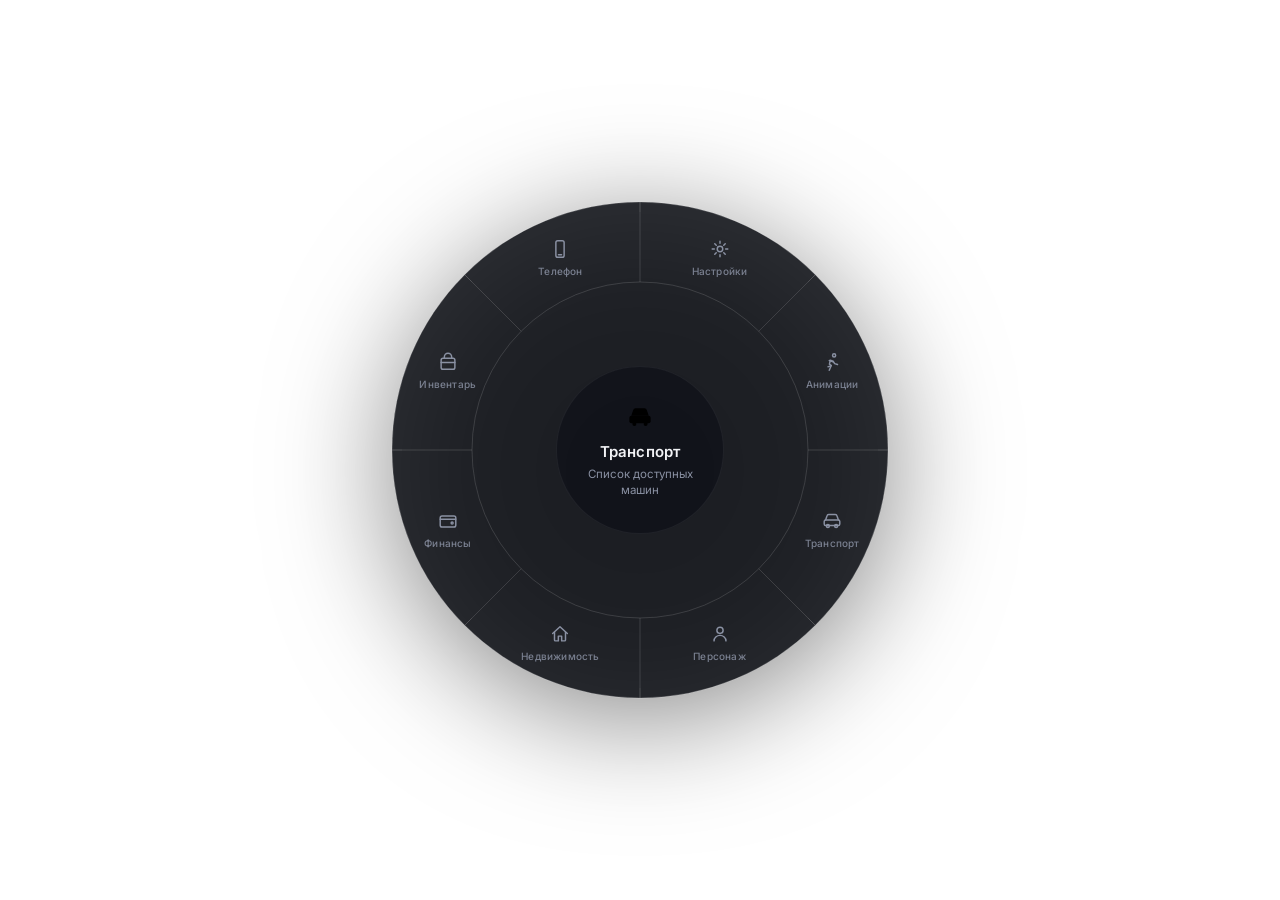
<file: Circle-menu/index.html>
<!DOCTYPE html>
<html lang="ru">
<head>
    <meta charset="UTF-8">
    <meta name="viewport" content="width=device-width, initial-scale=1.0">
    <title>Circle Menu</title>
    <link rel="preconnect" href="https://fonts.googleapis.com">
    <link rel="preconnect" href="https://fonts.gstatic.com" crossorigin>
    <link href="https://fonts.googleapis.com/css2?family=Inter:wght@400;500;600&display=swap" rel="stylesheet">
    <link rel="stylesheet" href="styles.css">
</head>
<body>
    <!-- VREMENNO DLYA DIAGNOSTIKI: klass active dobavlen srazu v HTML -->
    <div class="circle-menu active" id="mainMenu">
        <svg class="circle-svg" width="520" height="520" viewBox="0 0 520 520">
            <circle class="ring-base" cx="260" cy="260" r="248" />
            <g id="sectors"></g>
            <g id="ticks"></g>
            <circle class="ring-outline" cx="260" cy="260" r="248" />
            <circle class="ring-outline" cx="260" cy="260" r="168" />
        </svg>
        <div id="icons"></div>
        <div class="center-wrap" id="centerWrap">
            <svg class="center-icon" id="centerIcon" viewBox="0 0 24 24"></svg>
            <p class="center-title" id="centerTitle">—</p>
            <p class="center-desc" id="centerDesc"></p>
        </div>
    </div>

    <!-- подменю "Финансы": центр - ввод ID, вокруг - 4 суммы -->
    <div class="circle-menu pay-menu" id="payMenu">
        <svg class="circle-svg" width="520" height="520" viewBox="0 0 520 520">
            <circle class="ring-base" cx="260" cy="260" r="248" />
            <g id="paySectors"></g>
            <g id="payTicks"></g>
            <circle class="ring-outline" cx="260" cy="260" r="248" />
            <circle class="ring-outline" cx="260" cy="260" r="168" />
        </svg>
        <div id="payAmountsLayer"></div>
        <div class="center-wrap pay-center" id="payCenterWrap">
            <p class="pay-label">Кому</p>
            <input class="pay-id-input" id="payIdInput" type="text" inputmode="numeric" placeholder="ID игрока" autocomplete="off" maxlength="4">
            <p class="pay-hint" id="payHint">Выберите сумму в кольце</p>
        </div>
    </div>

    <script src="script.js"></script>
</body>
</html>
</file>
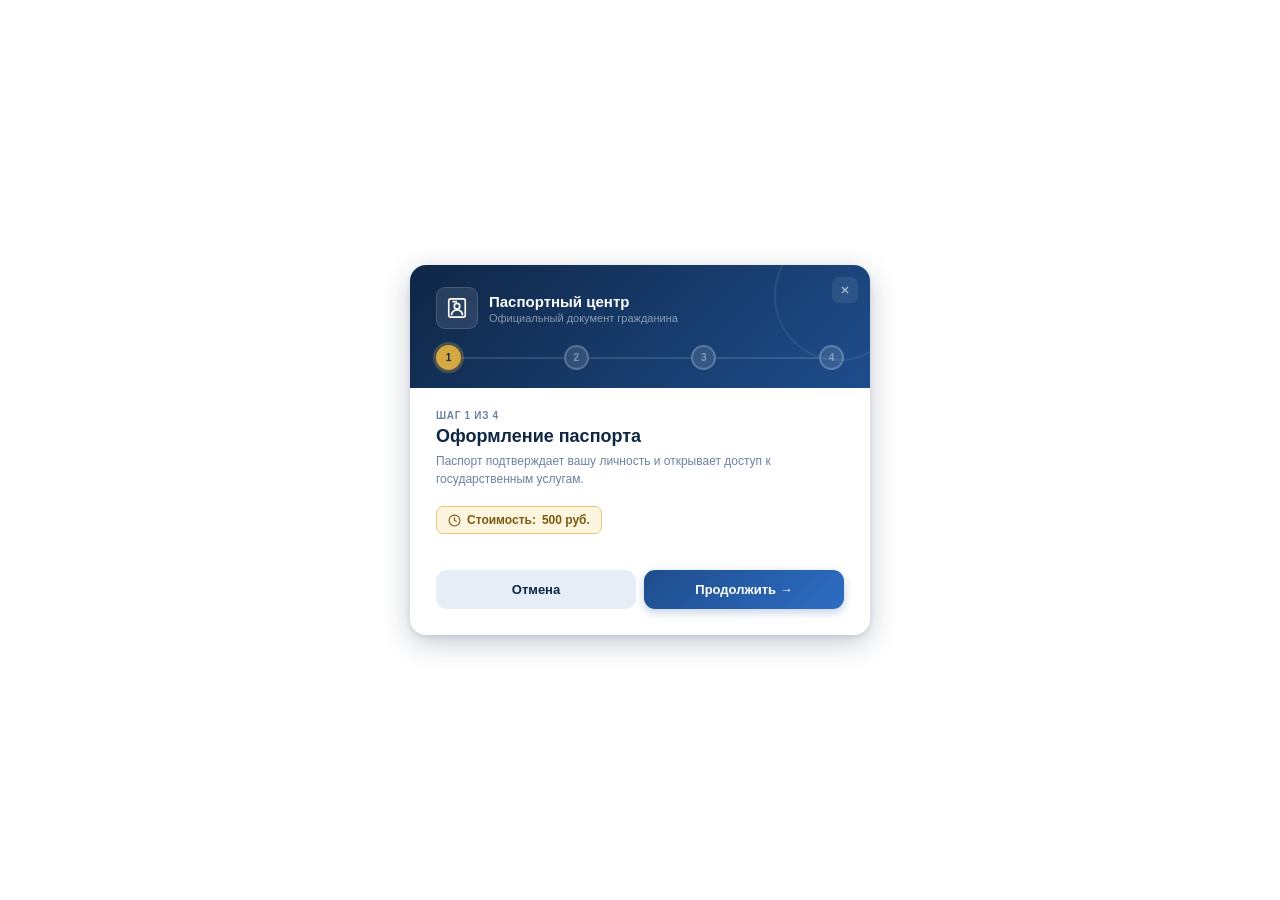
<file: goverment_pass/index.html>
<!DOCTYPE html>
<html lang="ru">
<head>
<meta charset="UTF-8">
<meta name="viewport" content="width=device-width, initial-scale=1.0">
<title>Государственный паспорт</title>
<style>
*, *::before, *::after { box-sizing: border-box; margin: 0; padding: 0; }

:root {
  --navy:   #0f2645;
  --blue:   #1e4d8c;
  --mid:    #2e6dc4;
  --accent: #d4a843;
  --muted:  #6b82a0;
  --error:  #c0392b;
  --border: #c2d0e3;
  --r:      11px;
}

html, body {
  width: 100%; height: 100%;
  font-family: -apple-system, 'Segoe UI', Arial, sans-serif;
  background: transparent;
  overflow: hidden;
  user-select: none;
  -webkit-font-smoothing: antialiased;
}

/* ── Overlay ── */
#overlay {
  position: fixed; inset: 0;
  background: transparent;
  display: flex; align-items: center; justify-content: center;
}
@keyframes fadeIn { from{opacity:0} to{opacity:1} }
#overlay { animation: fadeIn 200ms ease both; }

/* ── Card ── */
@keyframes cardIn {
  from { opacity:0; transform:translateY(16px) scale(.98); }
  to   { opacity:1; transform:translateY(0)    scale(1);   }
}
.card {
  background: #fff;
  border-radius: 16px;
  box-shadow: 0 8px 28px rgba(15,38,69,.24), 0 2px 6px rgba(15,38,69,.1);
  width: 460px;
  max-width: calc(100vw - 20px);
  overflow: hidden;
  animation: cardIn 240ms cubic-bezier(.22,.68,0,1.1) both;
  will-change: transform;
}

/* ── Header ── */
.hd {
  background: linear-gradient(135deg, #0f2645 0%, #1e4d8c 100%);
  padding: 22px 26px 18px;
  position: relative; overflow: hidden;
}
.hd::before {
  content:''; position:absolute; top:-34px; right:-34px;
  width:130px; height:130px;
  border:2px solid rgba(255,255,255,.07); border-radius:50%;
  pointer-events:none;
}
.hd-top {
  display:flex; align-items:center; gap:11px;
  margin-bottom:16px;
}
.hd-icon {
  width:42px; height:42px; border-radius:9px;
  background:rgba(255,255,255,.1);
  border:1px solid rgba(255,255,255,.14);
  display:flex; align-items:center; justify-content:center;
  flex-shrink:0;
}
.hd-icon svg { width:22px; height:22px; }
.hd-text h2  { font-size:15px; font-weight:700; color:#fff; }
.hd-text p   { font-size:11px; color:rgba(255,255,255,.5); margin-top:2px; }

.x-btn {
  position:absolute; top:12px; right:12px;
  width:26px; height:26px;
  background:rgba(255,255,255,.08); border:none; border-radius:6px;
  color:rgba(255,255,255,.6); cursor:pointer;
  display:flex; align-items:center; justify-content:center;
  transition:background 130ms;
}
.x-btn:hover { background:rgba(255,255,255,.18); color:#fff; }

/* ── Progress ── */
.prog { display:flex; align-items:center; }
.dot {
  width:25px; height:25px; border-radius:50%;
  background:rgba(255,255,255,.12);
  border:2px solid rgba(255,255,255,.2);
  display:flex; align-items:center; justify-content:center;
  font-size:10px; font-weight:700; color:rgba(255,255,255,.4);
  flex-shrink:0; position:relative; z-index:1;
  transition:background 200ms, border-color 200ms, color 200ms;
}
.dot.active {
  background:var(--accent); border-color:var(--accent);
  color:#0f2645; box-shadow:0 0 0 3px rgba(212,168,67,.28);
}
.dot.done {
  background:rgba(255,255,255,.8); border-color:rgba(255,255,255,.8);
  color:var(--blue);
}
.dot.done::after { content:'✓'; font-size:11px; }
.dot.done span   { display:none; }
.line {
  flex:1; height:2px;
  background:rgba(255,255,255,.13); overflow:hidden;
}
.line-fill {
  height:100%; background:rgba(255,255,255,.5);
  width:0%;
  /* width-transition — не GPU, но разумная длина и нечастая смена */
  transition:width 260ms ease;
}

/* ── Body ── */
.body { padding:22px 26px 26px; }

/*
  НАДЁЖНЫЙ ПОДХОД ДЛЯ СТАРОГО CEF/CHROMIUM:
  display:none / display:block — гарантирует что невидимые шаги
  реально не существуют в layout. Плавность — через @keyframes
  на animation, которая стартует при добавлении класса .vis.
*/
@keyframes stepIn {
  from { opacity:0; transform:translateX(14px); }
  to   { opacity:1; transform:translateX(0); }
}
.step { display:none; }
.step.vis {
  display:block;
  animation: stepIn 180ms ease both;
  /* will-change подсказывает браузеру заранее создать слой */
  will-change: opacity, transform;
}

.lbl {
  font-size:10px; font-weight:700;
  text-transform:uppercase; letter-spacing:.07em;
  color:var(--muted); margin-bottom:5px;
}
.ttl {
  font-size:18px; font-weight:700;
  color:var(--navy); margin-bottom:5px;
}
.dsc {
  font-size:12px; color:var(--muted);
  line-height:1.5; margin-bottom:18px;
}

/* ── Badge ── */
.badge {
  display:inline-flex; align-items:center; gap:6px;
  background:#fdf5e0; border:1px solid #e3c87a;
  border-radius:7px; padding:6px 11px;
  font-size:12px; font-weight:700; color:#7a5c10;
  margin-bottom:18px;
}

/* ── Gender ── */
.g-grid { display:grid; grid-template-columns:1fr 1fr; gap:9px; margin-bottom:18px; }
.g-opt {
  border:2px solid var(--border); border-radius:var(--r);
  padding:13px 8px; cursor:pointer;
  display:flex; flex-direction:column; align-items:center; gap:7px;
  background:#f5f8fd;
  transition:border-color 130ms, background 130ms;
}
.g-opt:hover    { border-color:var(--mid); background:#eaf2fb; }
.g-opt.sel      { border-color:var(--mid); background:#e4eefa; }
.g-ico          { font-size:24px; line-height:1; }
.g-lbl          { font-size:12px; font-weight:700; color:var(--navy); }

/* ── Input ── */
.f-lbl {
  display:block; font-size:10px; font-weight:700;
  color:var(--muted); margin-bottom:6px;
  text-transform:uppercase; letter-spacing:.05em;
}
input[type=number] {
  width:100%; padding:11px 13px;
  border:2px solid var(--border); border-radius:var(--r);
  font-size:14px; font-weight:500; color:var(--navy);
  background:#f5f8fd; outline:none; font-family:inherit;
  transition:border-color 130ms, background 130ms;
  -moz-appearance:textfield;
}
input[type=number]::-webkit-inner-spin-button,
input[type=number]::-webkit-outer-spin-button { -webkit-appearance:none; }
input:focus { border-color:var(--mid); background:#fff; }
input.err   { border-color:var(--error); }
.f-hint  { font-size:11px; color:var(--muted); margin-top:4px; }
.f-err   { font-size:11px; color:var(--error); margin-top:4px; display:none; }
.f-err.show { display:block; }

/* ── Cities ── */
.c-list { display:flex; flex-direction:column; gap:6px; margin-bottom:18px; }
.c-opt {
  border:2px solid var(--border); border-radius:var(--r);
  padding:10px 13px; cursor:pointer;
  display:flex; align-items:center; gap:10px;
  background:#f5f8fd;
  transition:border-color 130ms, background 130ms;
}
.c-opt:hover  { border-color:var(--mid); background:#eaf2fb; }
.c-opt.sel    { border-color:var(--mid); background:#e4eefa; }
.c-radio {
  width:16px; height:16px; border-radius:50%;
  border:2px solid var(--border);
  display:flex; align-items:center; justify-content:center;
  flex-shrink:0; transition:border-color 130ms;
}
.c-opt.sel .c-radio { border-color:var(--mid); }
.c-radio::after {
  content:''; width:6px; height:6px; border-radius:50%;
  background:var(--mid);
  transform:scale(0); transition:transform 120ms ease;
}
.c-opt.sel .c-radio::after { transform:scale(1); }
.c-nm { font-size:13px; font-weight:600; color:var(--navy); }

/* ── Confirm ── */
.cf-list {
  background:#f1f6ff; border:1px solid var(--border);
  border-radius:var(--r); overflow:hidden; margin-bottom:18px;
}
.cf-row {
  display:flex; justify-content:space-between; align-items:center;
  padding:10px 13px; border-bottom:1px solid var(--border);
  font-size:13px;
}
.cf-row:last-child { border-bottom:none; }
.cf-k { color:var(--muted); font-size:12px; }
.cf-v { color:var(--navy);  font-weight:700; }

/* ── Success ── */
.suc { text-align:center; padding:6px 0; }
@keyframes popIn {
  from { transform:scale(.2); opacity:0; }
  to   { transform:scale(1);  opacity:1; }
}
.suc-icon {
  width:64px; height:64px; border-radius:50%;
  background:linear-gradient(135deg,#1a7a4a,#27ae60);
  margin:0 auto 14px;
  display:flex; align-items:center; justify-content:center;
  box-shadow:0 5px 18px rgba(26,122,74,.3);
  animation:popIn 300ms cubic-bezier(.34,1.56,.64,1) both;
  will-change:transform;
}
.suc-icon svg  { width:30px; height:30px; color:#fff; }
.suc-title     { font-size:19px; font-weight:700; color:var(--navy); margin-bottom:6px; }
.suc-desc      { font-size:12px; color:var(--muted); line-height:1.55; }

/* ── Buttons ── */
.btn-row { display:flex; gap:8px; margin-top:18px; }
.btn {
  flex:1; padding:12px; border:none; border-radius:var(--r);
  font-size:13px; font-weight:700; cursor:pointer; font-family:inherit;
  transition:opacity 120ms, transform 100ms;
  will-change:transform;
}
.btn:active  { transform:scale(.97); }
.btn-p {
  background:linear-gradient(135deg,#1e4d8c,#2e6dc4);
  color:#fff; box-shadow:0 3px 10px rgba(30,77,140,.28);
}
.btn-p:hover { opacity:.9; }
.btn-s { background:#e8eef8; color:var(--navy); }
.btn-s:hover { background:#dae3f2; }
.btn-ok {
  background:linear-gradient(135deg,#1a7a4a,#27ae60);
  color:#fff; flex:1; box-shadow:0 3px 10px rgba(26,122,74,.26);
}
.btn-ok:hover { opacity:.9; }
</style>
</head>
<body>

<div id="overlay">
 <div class="card">

  <!-- Header -->
  <div class="hd">
    <button class="x-btn" onclick="closePanel()">
      <svg width="12" height="12" fill="none" stroke="currentColor" stroke-width="2.5" viewBox="0 0 24 24">
        <path d="M18 6L6 18M6 6l12 12"/>
      </svg>
    </button>
    <div class="hd-top">
      <div class="hd-icon">
        <svg fill="none" stroke="white" stroke-width="1.8" viewBox="0 0 24 24">
          <rect x="3" y="2" width="18" height="20" rx="2"/>
          <circle cx="12" cy="10" r="3"/>
          <path d="M6 20c0-3.3 2.7-6 6-6s6 2.7 6 6"/>
          <line x1="7" y1="5" x2="12" y2="5"/>
        </svg>
      </div>
      <div class="hd-text">
        <h2>Паспортный центр</h2>
        <p>Официальный документ гражданина</p>
      </div>
    </div>
    <div class="prog">
      <div class="dot active" id="dot1"><span>1</span></div>
      <div class="line"><div class="line-fill" id="fill1"></div></div>
      <div class="dot" id="dot2"><span>2</span></div>
      <div class="line"><div class="line-fill" id="fill2"></div></div>
      <div class="dot" id="dot3"><span>3</span></div>
      <div class="line"><div class="line-fill" id="fill3"></div></div>
      <div class="dot" id="dot4"><span>4</span></div>
    </div>
  </div>

  <!-- Body -->
  <div class="body">

    <!-- S1 -->
    <div class="step vis" id="s1">
      <div class="lbl">Шаг 1 из 4</div>
      <div class="ttl">Оформление паспорта</div>
      <div class="dsc">Паспорт подтверждает вашу личность и открывает доступ к государственным услугам.</div>
      <div class="badge">
        <svg width="13" height="13" fill="none" stroke="currentColor" stroke-width="2" viewBox="0 0 24 24">
          <circle cx="12" cy="12" r="10"/><path d="M12 6v6l4 2"/>
        </svg>
        Стоимость: <strong>500 руб.</strong>
      </div>
      <div class="btn-row">
        <button class="btn btn-s" onclick="closePanel()">Отмена</button>
        <button class="btn btn-p" onclick="go(2)">Продолжить →</button>
      </div>
    </div>

    <!-- S2 -->
    <div class="step" id="s2">
      <div class="lbl">Шаг 2 из 4</div>
      <div class="ttl">Укажите пол</div>
      <div class="dsc">Выберите пол для внесения в паспортные данные.</div>
      <div class="g-grid">
        <div class="g-opt sel" id="gM" onclick="pickGender(0)">
          <span class="g-ico">👨</span>
          <span class="g-lbl">Мужской</span>
        </div>
        <div class="g-opt" id="gF" onclick="pickGender(1)">
          <span class="g-ico">👩</span>
          <span class="g-lbl">Женский</span>
        </div>
      </div>
      <div class="btn-row">
        <button class="btn btn-s" onclick="go(1)">← Назад</button>
        <button class="btn btn-p" onclick="go(3)">Далее →</button>
      </div>
    </div>

    <!-- S3 -->
    <div class="step" id="s3">
      <div class="lbl">Шаг 3 из 4</div>
      <div class="ttl">Возраст</div>
      <div class="dsc">Введите возраст. Паспорт выдаётся с 16 лет.</div>
      <label class="f-lbl" for="ageIn">Возраст (лет)</label>
      <input type="number" id="ageIn" min="16" max="99" placeholder="например, 24" oninput="clearE()">
      <div class="f-hint">От 16 до 99 лет</div>
      <div class="f-err" id="ageErr">Введите корректный возраст (16–99 лет)</div>
      <div class="btn-row">
        <button class="btn btn-s" onclick="go(2)">← Назад</button>
        <button class="btn btn-p" onclick="checkAge()">Далее →</button>
      </div>
    </div>

    <!-- S4 -->
    <div class="step" id="s4">
      <div class="lbl">Шаг 4 из 4</div>
      <div class="ttl">Город рождения</div>
      <div class="dsc">Выберите город для указания в паспорте.</div>
      <div class="c-list">
        <div class="c-opt sel" id="c0" onclick="pickCity(0)"><div class="c-radio"></div><span class="c-nm">Арзамас</span></div>
        <div class="c-opt"     id="c1" onclick="pickCity(1)"><div class="c-radio"></div><span class="c-nm">пгт. Батырево</span></div>
        <div class="c-opt"     id="c2" onclick="pickCity(2)"><div class="c-radio"></div><span class="c-nm">Лыткарено</span></div>
        <div class="c-opt"     id="c3" onclick="pickCity(3)"><div class="c-radio"></div><span class="c-nm">Южный берег</span></div>
        <div class="c-opt"     id="c4" onclick="pickCity(4)"><div class="c-radio"></div><span class="c-nm">🇺🇸 Я из США</span></div>
      </div>
      <div class="btn-row">
        <button class="btn btn-s" onclick="go(3)">← Назад</button>
        <button class="btn btn-p" onclick="showConfirm()">Подтвердить →</button>
      </div>
    </div>

    <!-- Confirm -->
    <div class="step" id="sC">
      <div class="lbl">Проверьте данные</div>
      <div class="ttl">Всё верно?</div>
      <div class="dsc">После подтверждения паспорт будет выдан, средства спишутся.</div>
      <div id="cfErr" style="display:none; margin-bottom:14px; padding:10px 14px; border-radius:8px; background:#fdecea; border:1px solid var(--error); color:var(--error); font-size:14px; font-weight:600;"></div>
      <div class="cf-list">
        <div class="cf-row"><span class="cf-k">Имя</span>    <span class="cf-v" id="cfN">—</span></div>
        <div class="cf-row"><span class="cf-k">Пол</span>    <span class="cf-v" id="cfG">—</span></div>
        <div class="cf-row"><span class="cf-k">Возраст</span><span class="cf-v" id="cfA">—</span></div>
        <div class="cf-row"><span class="cf-k">Город</span>  <span class="cf-v" id="cfC">—</span></div>
        <div class="cf-row">
          <span class="cf-k">Стоимость</span>
          <span class="cf-v" style="color:var(--accent)">500 руб.</span>
        </div>
      </div>
      <div class="btn-row">
        <button class="btn btn-s" onclick="go(4)">← Изменить</button>
        <button class="btn btn-p" onclick="issue()">Оформить паспорт</button>
      </div>
    </div>

    <!-- Success -->
    <div class="step" id="sS">
      <div class="suc">
        <div class="suc-icon">
          <svg fill="none" stroke="currentColor" stroke-width="2.5" viewBox="0 0 24 24">
            <polyline points="20 6 9 17 4 12"/>
          </svg>
        </div>
        <div class="suc-title">Паспорт выдан!</div>
        <div class="suc-desc">Документ оформлен и внесён в реестр граждан.<br>Добро пожаловать!</div>
      </div>
      <div class="btn-row" style="margin-top:20px">
        <button class="btn btn-ok" onclick="closePanel()">Отлично, спасибо!</button>
      </div>
    </div>

  </div><!-- /body -->
 </div><!-- /card -->
</div><!-- /overlay -->

<script>
'use strict';

// ── State ────────────────────────────────
const ST = { gender:0, age:0, city:0, name:'Игрок' };
const CITIES  = ['Арзамас','пгт. Батырево','Лыткарено','Южный берег','Я из США'];
const GENDERS = ['Мужской','Женский'];

// DOM-кэш
const $ = id => document.getElementById(id);
const STEPS = ['s1','s2','s3','s4','sC','sS'];

// ── Навигация ────────────────────────────
// Текущий шаг
let cur = 's1';

function showStep(id) {
  // Скрываем текущий — просто убираем vis
  const old = $(cur);
  if (old) old.className = 'step';   // display:none

  // Показываем новый — добавляем vis, animation сработает сама
  const next = $(id);
  if (!next) return;
  next.className = 'step vis';        // display:block + @keyframes stepIn
  cur = id;
}

// Маппинг числа → id шага
function go(n) {
  const map = {1:'s1',2:'s2',3:'s3',4:'s4'};
  if (map[n]) {
    showStep(map[n]);
    updProg(n);
  }
}

// ── Progress ─────────────────────────────
function updProg(n) {
  for (let i = 1; i <= 4; i++) {
    const d = $('dot'+i);
    d.className = 'dot';
    if (i < n)  d.classList.add('done');
    if (i === n) d.classList.add('active');
  }
  for (let i = 1; i <= 3; i++) {
    $('fill'+i).style.width = (i < n ? '100' : '0') + '%';
  }
}

// ── Confirm ──────────────────────────────
function showConfirm() {
  $('cfN').textContent = ST.name;
  $('cfG').textContent = GENDERS[ST.gender];
  $('cfA').textContent = ST.age + ' лет';
  $('cfC').textContent = CITIES[ST.city];
  showStep('sC');
  updProg(4);
}

// ── Gender ───────────────────────────────
function pickGender(g) {
  ST.gender = g;
  $('gM').className = 'g-opt' + (g===0?' sel':'');
  $('gF').className = 'g-opt' + (g===1?' sel':'');
}

// ── Age ──────────────────────────────────
function checkAge() {
  const v = parseInt($('ageIn').value, 10);
  if (isNaN(v) || v < 16 || v > 99) {
    $('ageIn').classList.add('err');
    $('ageErr').classList.add('show');
    return;
  }
  ST.age = v;
  go(4);
}
function clearE() {
  $('ageIn').classList.remove('err');
  $('ageErr').classList.remove('show');
}

// ── City ─────────────────────────────────
function pickCity(i) {
  ST.city = i;
  for (let k = 0; k < 5; k++)
    $('c'+k).className = 'c-opt' + (k===i?' sel':'');
}

// ── Issue ────────────────────────────────
function issue() {
  console.log('[Passport][DEBUG] issue() called, typeof cef =', typeof cef);
  var err = $('cfErr');
  if (err) { err.style.display = 'none'; err.textContent = ''; }
  if (typeof cef !== 'undefined') {
    // Блокируем кнопку, чтобы не отправить дважды
    const btn = document.querySelector('#sC .btn-p');
    if (btn) { btn.disabled = true; btn.textContent = 'Оформляем...'; }

    var payload = JSON.stringify({ gender: ST.gender, age: ST.age, city: ST.city });
    console.log('[Passport][DEBUG] emitting passport_request with payload:', payload);
    cef.emit('passport_request', payload);
    // Экран успеха покажет cef.on('passport_issued', ...)
    // Ошибку покажет cef.on('passport_error', ...) и вернёт на подтверждение
  } else {
    // Режим отладки без CEF — сразу показываем успех
    console.log('[Passport] debug issue:', ST);
    showStep('sS');
    for (let i=1;i<=4;i++) { $('dot'+i).className='dot done'; }
    for (let i=1;i<=3;i++) { $('fill'+i).style.width='100%'; }
  }
}

// ── Close ────────────────────────────────
function closePanel() {
  const ov = $('overlay');
  ov.style.transition = 'opacity 160ms ease';
  ov.style.opacity = '0';
  setTimeout(() => {
    ov.style.display = 'none';
    if (typeof cef !== 'undefined') cef.emit('passport_closed');
  }, 170);
}

// ── Pawn API ─────────────────────────────
function setPlayerName(n) { ST.name = n; }

// ── Keyboard ─────────────────────────────
document.addEventListener('keydown', e => {
  if (e.key === 'Escape') closePanel();
}, {passive:true});

// ── CEF-события от сервера ───────────────
console.log('[Passport][DEBUG] page loaded, typeof cef at subscribe-time =', typeof cef);
if (typeof cef !== 'undefined') {
  console.log('[Passport][DEBUG] subscribing to passport_show / passport_issued / passport_error');

  // Сервер прислал данные игрока — подставляем имя
  cef.on('passport_show', function(json) {
    try {
      var data = JSON.parse(json);
      if (data && data.name) ST.name = data.name;
    } catch(e) { console.warn('[CEF_PASS] passport_show parse error', e); }
  });

  // Сервер подтвердил выдачу — показываем экран успеха
  cef.on('passport_issued', function(json) {
    console.log('[Passport][DEBUG] passport_issued received:', json);
    $('sS').querySelector('.suc-title').textContent = 'Паспорт выдан!';
    $('sS').querySelector('.suc-desc').innerHTML = 'Документ оформлен и внесён в реестр граждан.<br>Добро пожаловать!';
    showStep('sS');
    for (var i = 1; i <= 4; i++) $('dot'+i).className = 'dot done';
    for (var i = 1; i <= 3; i++) $('fill'+i).style.width = '100%';
  });

  // Сервер вернул ошибку.
  // native alert() не рендерится в offscreen CEF-браузере — используем
  // inline-баннер на шаге подтверждения. Если ошибка — "уже есть паспорт",
  // сразу показываем экран успеха с соответствующим текстом (по просьбе:
  // это не должно выглядеть как сбой, а как штатное продолжение).
  cef.on('passport_error', function(json) {
    console.log('[Passport][DEBUG] passport_error received:', json);
    var msg = 'Ошибка оформления паспорта';
    try {
      var data = JSON.parse(json);
      if (data && data.msg) msg = data.msg;
    } catch(e) {}

    // Кнопка была заблокирована в issue() — возвращаем в исходное состояние.
    var btn = document.querySelector('#sC .btn-p');
    if (btn) { btn.disabled = false; btn.textContent = 'Оформить паспорт'; }

    var already = /уже есть паспорт/i.test(msg);
    if (already) {
      $('sS').querySelector('.suc-title').textContent = 'Паспорт уже оформлен';
      $('sS').querySelector('.suc-desc').innerHTML = 'У вас уже есть паспорт гражданина.<br>Повторная выдача не требуется.';
      showStep('sS');
      for (var i = 1; i <= 4; i++) $('dot'+i).className = 'dot done';
      for (var i = 1; i <= 3; i++) $('fill'+i).style.width = '100%';
      return;
    }

    var err = $('cfErr');
    if (err) { err.textContent = msg; err.style.display = 'block'; }
    showStep('sC');
    updProg(4);
  });

}
</script>
</body>
</html>
</file>
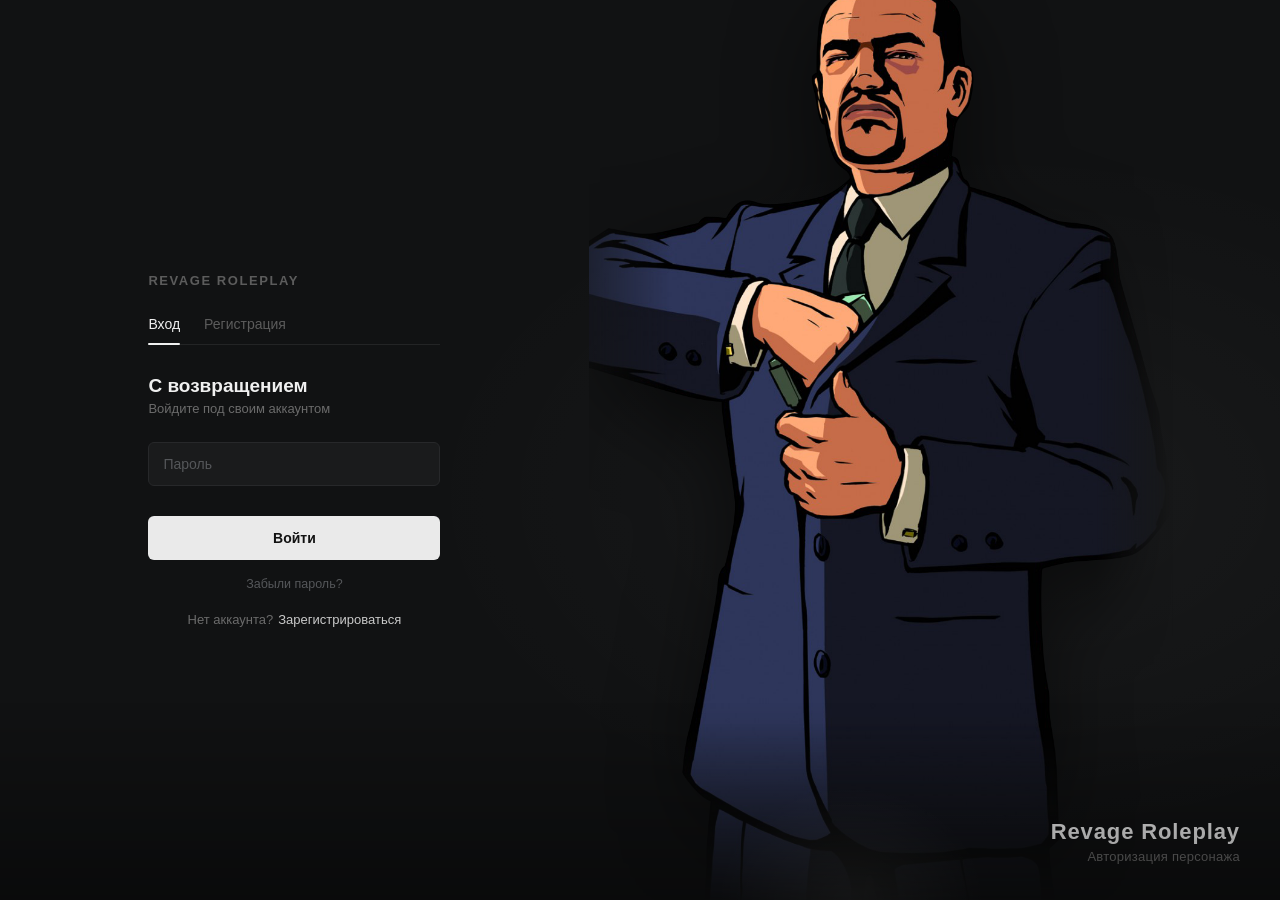
<file: reg1/index.html>
<!DOCTYPE html>
<html lang="ru">
<head>
    <meta charset="UTF-8">
    <title>Revage Roleplay</title>
    <meta name="viewport" content="width=device-width, initial-scale=1">
    <style>
*{margin:0;padding:0;box-sizing:border-box;font-family:-apple-system,BlinkMacSystemFont,"Segoe UI",Roboto,sans-serif;user-select:none;-webkit-user-select:none;-webkit-user-drag:none}

body{
    background:#111213;
    color:#e5e5e5;
    min-height:100vh;
    display:flex;
    overflow:hidden;
    cursor:default;
    position:relative;
}

/* единый фон на весь экран - без стыка между половинами */
body::before{
    content:"";
    position:fixed;
    inset:0;
    background:
        radial-gradient(ellipse 70% 60% at 78% 55%, rgba(255,255,255,0.035) 0%, transparent 65%),
        #111213;
    z-index:0;
}

/* ───────── левая половина — форма ───────── */
.layout-left{
    width:46%;
    height:100vh;
    display:flex;
    align-items:center;
    justify-content:center;
    position:relative;
    z-index:3;
}

/* ───────── правая половина — арт персонажа на том же фоне ───────── */
.layout-right{
    width:54%;
    height:100vh;
    position:relative;
    overflow:hidden;
    z-index:1;
}
.layout-right img{
    position:absolute;
    bottom:0;
    left:38%;
    height:102%;
    width:auto;
    max-width:none;
    object-fit:cover;
    transform:translateX(-42%) scale(1.04);
    opacity:0;
    animation:fadeInImage .8s ease-out .1s forwards;
    /* растушёвка по краям картинки вместо прямого среза */
    -webkit-mask-image:linear-gradient(to right, transparent 0%, #000 22%, #000 88%, transparent 100%),
                        linear-gradient(to bottom, #000 80%, transparent 100%);
    -webkit-mask-composite:source-in;
    mask-image:linear-gradient(to right, transparent 0%, #000 22%, #000 88%, transparent 100%),
                linear-gradient(to bottom, #000 80%, transparent 100%);
    mask-composite:intersect;
    filter:drop-shadow(0 30px 40px rgba(0,0,0,.5));
}

/* мягкий контактный блик под ногами персонажа - "стоит на полу" */
.layout-right .ground-glow{
    position:absolute;
    left:38%;
    bottom:0;
    width:46%;
    height:18%;
    transform:translateX(-50%);
    background:radial-gradient(ellipse 60% 100% at 50% 100%, rgba(255,255,255,.07), transparent 70%);
    z-index:1;
    pointer-events:none;
}

/* лёгкая общая виньетка снизу всего экрана - объединяет обе половины */
.scene-vignette{
    position:fixed;
    inset:0;
    z-index:2;
    pointer-events:none;
    background:linear-gradient(to top, rgba(0,0,0,.4) 0%, transparent 22%);
}

.project-title{
    position:absolute;
    right:40px;
    bottom:36px;
    z-index:5;
    font-size:22px;
    font-weight:600;
    letter-spacing:.04em;
    color:#e8e8e8;
    text-align:right;
    opacity:0;
    animation:fadeInUp .5s ease-out .25s forwards;
}
.project-title span{
    display:block;
    margin-top:4px;
    font-size:13px;
    font-weight:400;
    color:#6b6b6b;
    letter-spacing:.02em;
}

/* ───────── форма ───────── */
.auth-wrapper{width:100%;max-width:380px;padding:0 44px}
.auth-card{
    opacity:0;
    transform:translateY(10px);
    animation:fadeInUp .45s ease-out forwards;
}
.auth-card.switching{animation:cardSwitch .18s ease forwards}
@keyframes cardSwitch{0%{opacity:1}50%{opacity:0}100%{opacity:1}}
@keyframes fadeInUp{0%{opacity:0;transform:translateY(10px)}100%{opacity:1;transform:translateY(0)}}
@keyframes fadeInImage{0%{opacity:0;transform:translateX(-50%) scale(1.05)}100%{opacity:1;transform:translateX(-50%) scale(1.02)}}

.brand{font-size:13px;font-weight:600;letter-spacing:.12em;color:#5c5c5c;text-transform:uppercase;margin-bottom:28px}

.tabs{display:flex;gap:24px;margin-bottom:30px;border-bottom:1px solid #232425}
.tab{
    position:relative;
    padding:0 0 12px;
    background:none;border:none;
    font-size:14px;font-weight:500;color:#5c5c5c;
    cursor:pointer;
    transition:color .15s;
}
.tab:hover{color:#9b9b9b}
.tab.active{color:#f0f0f0}
.tab.active::after{
    content:"";position:absolute;left:0;right:0;bottom:-1px;height:2px;
    background:#f0f0f0;
    border-radius:2px;
}

.auth-title{font-size:19px;font-weight:600;color:#f0f0f0;margin-bottom:4px}
.auth-subtitle{font-size:13px;color:#6b6b6b;margin-bottom:26px}

.field{margin-bottom:12px}
.field label{display:block;font-size:12px;color:#6b6b6b;margin-bottom:6px}
.field input{
    width:100%;height:44px;
    background:#1a1b1c;
    border:1px solid #27282a;
    border-radius:6px;
    outline:none;
    padding:0 14px;
    font-size:14px;
    color:#eaeaea;
    user-select:text;-webkit-user-select:text;
    cursor:text;
    transition:border-color .15s, background .15s;
}
.field input::placeholder{color:#55575a}
.field input:focus{border-color:#4a4b4d;background:#1d1e1f}

.error-msg{
    font-size:12px;color:#e2574c;
    min-height:0;margin:0 0 0;
    max-height:0;overflow:hidden;
    transition:max-height .15s ease, margin .15s ease;
}
.error-msg.visible{max-height:30px;margin:2px 0 10px}

.buttons-row{margin-top:18px}
.btn{
    width:100%;height:44px;
    border-radius:6px;border:none;
    font-size:14px;font-weight:600;
    cursor:pointer;
    transition:background .15s, opacity .15s, transform .1s;
}
.btn:active{transform:scale(.99)}
.btn-primary{background:#eaeaea;color:#121212}
.btn-primary:hover{background:#ffffff}

.switch-line{margin-top:20px;text-align:center;font-size:13px;color:#6b6b6b}
.switch-line a{margin-left:5px;color:#c9c9c9;text-decoration:none;cursor:pointer}
.switch-line a:hover{color:#f0f0f0;text-decoration:underline}

.forgot{margin-top:14px;text-align:center}
.forgot a{font-size:12.5px;color:#55575a;text-decoration:none;cursor:pointer}
.forgot a:hover{color:#8a8a8a}

.page{display:none}
.page.active{display:block}

@media(max-width:900px){
    .layout-right{display:none}
    .layout-left{width:100%}
}
@media(max-height:700px){.auth-wrapper{transform:scale(.92)}}
    </style>
</head>
<body>

<div class="layout-left">
    <div class="auth-wrapper">
        <div class="auth-card" id="authCard">

            <div class="brand">Revage Roleplay</div>

            <div class="tabs">
                <button class="tab active" id="tab-login"    onclick="switchTab('login')">Вход</button>
                <button class="tab"        id="tab-register" onclick="switchTab('register')">Регистрация</button>
            </div>

            <!-- ЛОГИН -->
            <div class="page active" id="page-login">
                <div class="auth-title">С возвращением</div>
                <div class="auth-subtitle">Войдите под своим аккаунтом</div>

                <div class="field">
                    <input type="password" id="login-pass" placeholder="Пароль" />
                </div>
                <div class="error-msg" id="login-error"></div>

                <div class="buttons-row">
                    <button class="btn btn-primary" onclick="doLogin()">Войти</button>
                </div>

                <div class="forgot"><a onclick="void(0)">Забыли пароль?</a></div>
                <div class="switch-line">Нет аккаунта?<a onclick="switchTab('register')">Зарегистрироваться</a></div>
            </div>

            <!-- РЕГИСТРАЦИЯ -->
            <div class="page" id="page-register">
                <div class="auth-title">Создание аккаунта</div>
                <div class="auth-subtitle">Придумайте пароль для входа</div>

                <div class="field">
                    <input type="password" id="reg-pass" placeholder="Пароль" />
                </div>
                <div class="field">
                    <input type="password" id="reg-pass2" placeholder="Повторите пароль" />
                </div>
                <div class="error-msg" id="reg-error"></div>

                <div class="buttons-row">
                    <button class="btn btn-primary" onclick="doRegister()">Зарегистрироваться</button>
                </div>

                <div class="switch-line">Уже есть аккаунт?<a onclick="switchTab('login')">Войти</a></div>
            </div>

        </div>
    </div>
</div>

<div class="scene-vignette"></div>
<div class="layout-right">
    <img src="img/pers.png" alt="">
    <div class="ground-glow"></div>
    <div class="project-title">
        Revage Roleplay
        <span>Авторизация персонажа</span>
    </div>
</div>

<script>
function switchTab(tab) {
    var card = document.getElementById('authCard');
    card.classList.add('switching');
    setTimeout(function() {
        ['login','register'].forEach(function(t) {
            document.getElementById('page-' + t).classList.toggle('active', t === tab);
            document.getElementById('tab-'  + t).classList.toggle('active', t === tab);
        });
        clearErrors();
        card.classList.remove('switching');
    }, 90);
}

function clearErrors() {
    ['login-error','reg-error'].forEach(function(id) {
        var el = document.getElementById(id);
        el.textContent = '';
        el.classList.remove('visible');
    });
}
function showError(id, text) {
    var el = document.getElementById(id);
    el.textContent = text;
    el.classList.add('visible');
}

cef.on('cef_init', function(mode) {
    switchTab(mode === 'login' ? 'login' : 'register');
});

cef.on('cef_auth_error', function(code) {
    var errors = {
        'err_mode':  'Ошибка режима. Переподключитесь.',
        'err_empty': 'Введите пароль.',
        'err_short': 'Пароль слишком короткий (минимум 6 символов).',
        'err_long':  'Пароль слишком длинный (максимум 32 символа).',
        'err_pass':  'Неверный пароль. Попробуйте ещё раз.'
    };
    var isLogin = document.getElementById('page-login').classList.contains('active');
    showError(isLogin ? 'login-error' : 'reg-error', errors[code] || code);
});

function doLogin() {
    clearErrors();
    var pass = document.getElementById('login-pass').value;
    if (!pass) { showError('login-error', 'Введите пароль.'); return; }
    if (pass.length < 6) { showError('login-error', 'Минимум 6 символов.'); return; }
    cef.emit('cef_auth_login', pass);
}

function doRegister() {
    clearErrors();
    var pass  = document.getElementById('reg-pass').value;
    var pass2 = document.getElementById('reg-pass2').value;
    if (!pass)           { showError('reg-error', 'Введите пароль.'); return; }
    if (pass.length < 6) { showError('reg-error', 'Минимум 6 символов.'); return; }
    if (pass.length > 32){ showError('reg-error', 'Максимум 32 символа.'); return; }
    if (pass !== pass2)  { showError('reg-error', 'Пароли не совпадают.'); return; }
    cef.emit('cef_auth_register', pass, 'male');
}

document.addEventListener('keydown', function(e) {
    if (e.key !== 'Enter') return;
    if (document.getElementById('page-login').classList.contains('active')) doLogin();
    else doRegister();
});
</script>

</body>
</html>
</file>
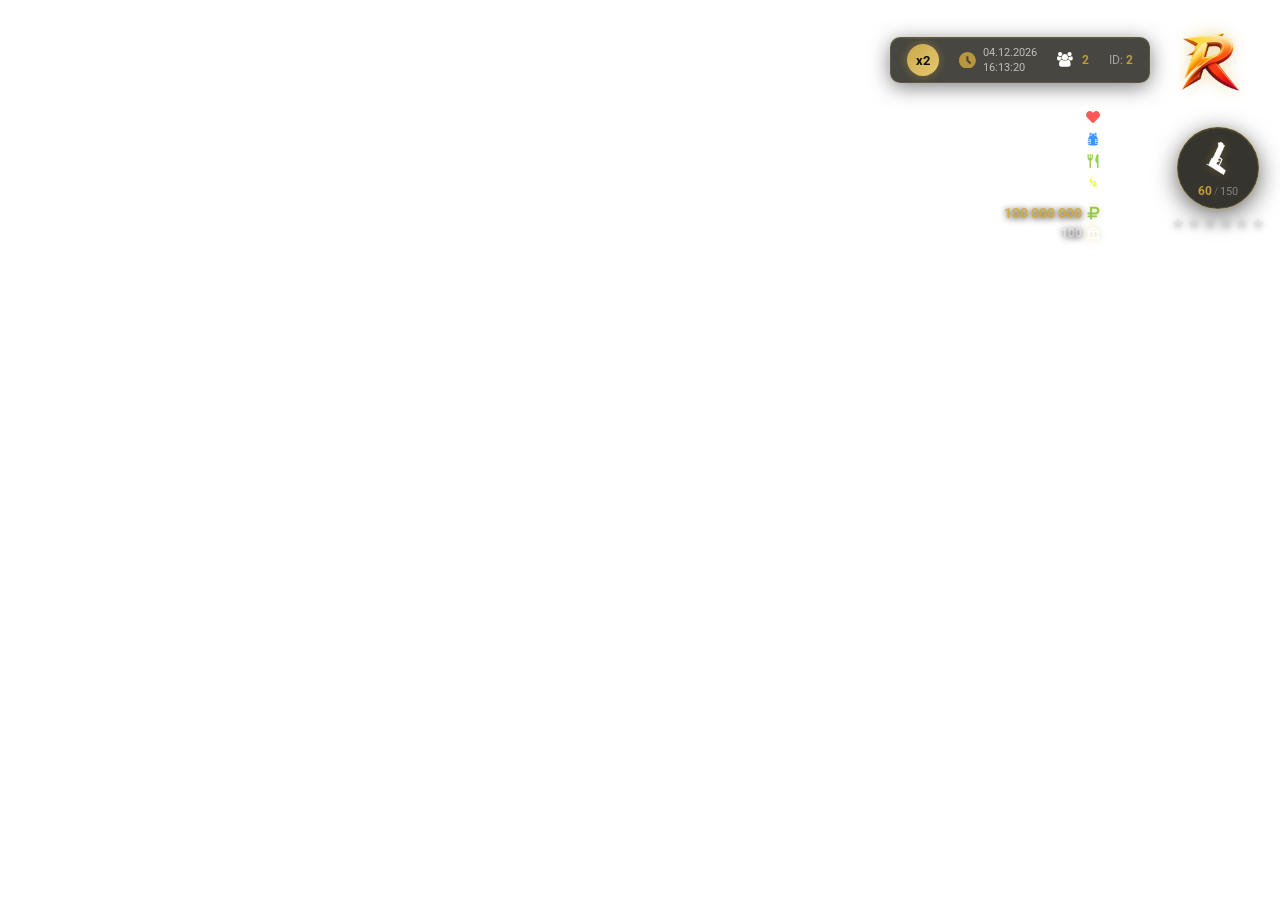
<file: hud/hud.html>
<!DOCTYPE html>
<html lang="en">

<head>
	<meta charset="UTF-8">
	<link rel='stylesheet' href='css/style.css'>
	<title>HUD WILD ONLINE</title>
</head>

<body>
	<div class='hud-container'>
		<img class="hud_logo" src="./img/logo.png" alt="logo" />
		<div class="server-container">
			<div class='multiplier-container'>
				<div class='multiplier'>
					<span id='xpayday'>x2</span>
				</div>
			</div>
			<div class="server-time"><svg xmlns="http://www.w3.org/2000/svg" height="1.4em" viewBox="0 0 512 512">
					<g id="icomoon-ignore">
					</g>
					<path
						d="M256 0c-141.385 0-256 114.615-256 256s114.615 256 256 256 256-114.615 256-256-114.615-256-256-256zM329.372 374.628l-105.372-105.373v-141.255h64v114.745l86.628 86.627-45.256 45.256z">
					</path>
				</svg>
				<div class='server-time_count'>1.01.24 00:00</div>
			</div>
			<div class='server-online'>
				<svg xmlns="http://www.w3.org/2000/svg" height="1.4em" viewBox="0 0 512 512">
					<g id="icomoon-ignore">
					</g>
					<path fill="#fff"
						d="M148.25 224c-26 0.75-49.5 12-66.25 32h-33.5c-25 0-48.5-12-48.5-39.75 0-20.25-0.75-88.25 31-88.25 5.25 0 31.25 21.25 65 21.25 11.5 0 22.5-2 33.25-5.75-0.75 5.5-1.25 11-1.25 16.5 0 22.75 7.25 45.25 20.25 64zM416 383.25c0 40.5-26.75 64.75-66.75 64.75h-218.5c-40 0-66.75-24.25-66.75-64.75 0-56.5 13.25-143.25 86.5-143.25 8.5 0 39.5 34.75 89.5 34.75s81-34.75 89.5-34.75c73.25 0 86.5 86.75 86.5 143.25zM160 64c0 35.25-28.75 64-64 64s-64-28.75-64-64 28.75-64 64-64 64 28.75 64 64zM336 160c0 53-43 96-96 96s-96-43-96-96 43-96 96-96 96 43 96 96zM480 216.25c0 27.75-23.5 39.75-48.5 39.75h-33.5c-16.75-20-40.25-31.25-66.25-32 13-18.75 20.25-41.25 20.25-64 0-5.5-0.5-11-1.25-16.5 10.75 3.75 21.75 5.75 33.25 5.75 33.75 0 59.75-21.25 65-21.25 31.75 0 31 68 31 88.25zM448 64c0 35.25-28.75 64-64 64s-64-28.75-64-64 28.75-64 64-64 64 28.75 64 64z">
					</path>
				</svg>
				<div id='online' class='server-online_count'>2</div>
			</div>
			<div class='server-playerid'>ID: <span id='playerid'>2</span></div>
		</div>
		<div class='weapon-wrap'>
			<div class='weapon-container'>
				<img id="ammo" src='./img/guns/24.png'>
				<div class='weapon-ammo'>
					<span id="weapon">60</span><span class="ammo-sep">/</span><span id='max-weapon'>150</span>
				</div>
			</div>
			<div class='stars-info' id='star'>
				<img id="w0" class='stars' src='./img/stars.svg'>
				<img id="w1" class='stars' src='./img/stars.svg'>
				<img id="w2" class='stars' src='./img/stars.svg'>
				<img id="w3" class='stars' src='./img/stars.svg'>
				<img id="w4" class='stars' src='./img/stars.svg'>
				<img id="w5" class='stars' src='./img/stars.svg'>
			</div>
		</div>
		<div class='users-container'>

			<div class="hud__bar_item">
				<div class="hud__nbar">
					<div id="health" class="hp"></div>
				</div>
				<div class="hud__bar_img"><img src="./img/hp.svg" alt="" srcset=""></div>
			</div>
			<div class="hud__bar_item">
				<div class="hud__nbar">
					<div id="armor" class="ap"></div>
				</div>
				<div class="hud__bar_img"><img src="./img/ap.svg" alt="" srcset=""></div>
			</div>
			<div class="hud__bar_item">
				<div class="hud__nbar">
					<div id="food" class="ep"></div>
				</div>

				<div class="hud__bar_img"><img src="./img/ep.svg" alt="" srcset=""></div>
			</div>
			<div class="hud__bar_item">
				<div class="hud__nbar">
					<div id="breath" class="vp"></div>
				</div>
				<div class="hud__bar_img"><img src="./img/vp.svg" alt="" srcset=""></div>
			</div>






			<div class='info-player'>
				<div class="user-money">
					<span id='cash'>100 000 000</span>
					<img src='./img/ruble.svg'>
				</div>

				<div class='user-bank'>
					<span id='bankm'>100</span>
					<img src='./img/bank.svg'>
				</div>
			</div>
		</div>
	</div>
	<div id="fps" style="display:none;">30 FPS</div>


	<div id="speeds" style='display: none;' class="car-hud animateOpacityOn">
		<!-- Информация -->
		<div class="speed-info">
			<div class="info">
				<p id='speed'>140</p>
				<p>км/ч</p>
			</div>
			<div class="info-car">

				<div class="bulb">
					<svg class="active" width="31" height="30" viewBox="0 0 31 30" fill="none" xmlns="http://www.w3.org/2000/svg">
						<g clip-path="url(#clip0)">
							<path
								d="M16.5589 3.7832C10.3471 3.7832 0.492188 6.80296 0.492188 14.9063C0.492188 18.6612 2.58116 21.713 6.53356 23.7313C9.35141 25.1702 13.0983 26.0293 16.5589 26.0293C16.8866 26.0293 17.201 25.8991 17.4328 25.6673C17.6645 25.4356 17.7948 25.1212 17.7948 24.7934V5.0191C17.7948 4.69132 17.6645 4.37696 17.4328 4.14519C17.201 3.91341 16.8866 3.7832 16.5589 3.7832Z"
								fill="white" fill-opacity="0.51" />
							<path d="M20.2676 3.7832H30.1547V6.25501H20.2676V3.7832Z" fill="white" fill-opacity="0.51" />
							<path d="M20.2676 13.6699H30.1547V16.1417H20.2676V13.6699Z" fill="white" fill-opacity="0.51" />
							<path d="M20.2676 23.5566H30.1547V26.0285H20.2676V23.5566Z" fill="white" fill-opacity="0.51" />
							<path d="M20.2676 18.6133H30.1547V21.0851H20.2676V18.6133Z" fill="white" fill-opacity="0.51" />
							<path d="M20.2676 8.72656H30.1547V11.1983H20.2676V8.72656Z" fill="white" fill-opacity="0.51" />
						</g>
						<defs>
						</defs>
					</svg>
				</div>

				<div class="bulb">
					<svg class="active" width="31" height="30" viewBox="0 0 31 30" fill="none" xmlns="http://www.w3.org/2000/svg">
						<g clip-path="url(#clip0)">
							<path
								d="M27.747 2.86955C24.0198 -0.857598 17.9556 -0.85754 14.2284 2.86961C11.6826 5.41546 10.7983 9.16723 11.9006 12.5711L1.13547 23.3363C0.972509 23.4992 0.880859 23.7198 0.880859 23.9507V28.8667C0.880859 29.3471 1.26953 29.7357 1.74985 29.7357H6.6659C6.89671 29.7357 7.11737 29.6441 7.28028 29.4811L8.50909 28.2514C8.69662 28.0639 8.78827 27.8008 8.75773 27.5369L8.60497 26.2164L10.4346 26.0442C10.8504 26.0051 11.1789 25.6767 11.2179 25.2608L11.3902 23.4312L12.7107 23.5848C12.9559 23.6179 13.2029 23.5356 13.3887 23.371C13.5737 23.2055 13.6798 22.9696 13.6798 22.7218V21.1038H15.2684C15.4992 21.1038 15.7199 21.0121 15.8828 20.8492L18.1113 18.6502C21.5142 19.7534 25.2011 18.9357 27.747 16.3881C31.4741 12.661 31.4741 6.59671 27.747 2.86955ZM25.2886 9.01446C24.2719 10.0311 22.6188 10.0311 21.6022 9.01446C20.5855 7.99781 20.5855 6.3447 21.6022 5.32804C22.6188 4.31138 24.2719 4.31138 25.2886 5.32804C26.3053 6.3447 26.3052 7.99781 25.2886 9.01446Z"
								fill="white" fill-opacity="0.51" />
						</g>
						<defs>
							<clipPath id="clip0">
								<rect width="29.6615" height="29.6615" fill="white" transform="translate(0.876953 0.0761719)" />
							</clipPath>
						</defs>
					</svg>
				</div>

				<div class="bulb">
					<svg class="active" width="30" height="30" viewBox="0 0 30 30" fill="none" xmlns="http://www.w3.org/2000/svg">
						<g clip-path="url(#clip0)">
							<path d="M0.261646 29.7383H5.61277L9.58203 25.7691L4.23085 20.4179L0.261646 24.3871V29.7383Z" fill="white"
								fill-opacity="0.51" />
							<path d="M29.9238 5.42811V0.0769234H24.5726L19.5418 5.10774L24.893 10.459L29.9238 5.42811Z" fill="white"
								fill-opacity="0.51" />
							<path
								d="M21.3082 15.2312C21.7558 15.5432 22.2871 15.7111 22.8443 15.7111C23.5639 15.7111 24.2403 15.431 24.749 14.9221L25.8652 13.8059L16.194 4.13474L15.0778 5.25099C14.569 5.75975 14.2888 6.43623 14.2888 7.15575C14.2888 7.71289 14.4568 8.24419 14.7688 8.69184L13.6231 9.83763L20.1624 16.377L21.3082 15.2312Z"
								fill="white" fill-opacity="0.51" />
							<path
								d="M15.2922 20.3053C15.3923 20.4054 15.4866 20.5097 15.5761 20.6172L18.4844 17.7089L15.9585 15.183L14.6144 16.527L13.3835 15.2961L14.7276 13.9521L12.2927 11.5172L9.38448 14.4255C9.49195 14.515 9.59628 14.6093 9.69639 14.7094L15.2922 20.3053Z"
								fill="white" fill-opacity="0.51" />
							<path
								d="M12.9306 26.7402L14.1026 25.5681C15.2262 24.4446 15.2262 22.6164 14.1026 21.4928L8.50678 15.897C7.9625 15.3526 7.23887 15.0529 6.46912 15.0529C5.69937 15.0529 4.97573 15.3526 4.43145 15.897L3.25942 17.0691L12.9306 26.7402Z"
								fill="white" fill-opacity="0.51" />
						</g>
						<defs>
							<clipPath id="clip0">
								<rect width="29.6615" height="29.6615" fill="white"
									transform="translate(29.9238 29.7383) rotate(-180)" />
							</clipPath>
						</defs>
					</svg>
				</div>
			</div>
		</div>


		<!-- Двигатель -->
		<svg class="engine" width="100" height="316" viewBox="0 0 100 316" fill="none" xmlns="http://www.w3.org/2000/svg">
			<path d="M41.8301 312C17.8305 276.5 -4.2306 204.241 13.3311 134C24.832 88 51.8336 39 95.832 5" stroke="black"
				stroke-opacity="0.25" stroke-width="12.06" />
			<path style="stroke-dasharray: 345;stroke-dashoffset: 189;" stroke="white"
				d="M41.8301 312C17.8305 276.5 -4.2306 204.241 13.3311 134C24.832 88 51.8336 39 95.832 5" stroke-width="12.06" />
		</svg>


		<!-- Иконка двигателя -->
		<svg class="engine-icon" width="38" height="38" viewBox="0 0 38 38" fill="none" xmlns="http://www.w3.org/2000/svg">
			<g clip-path="url(#clip0)">
				<path
					d="M37.2478 18.645L33.0872 15.4863C32.711 15.2006 32.2072 15.1522 31.7837 15.3632C31.3616 15.5724 31.0942 16.0036 31.0942 16.4757V18.4084H29.8635V16.4551C29.8635 15.769 29.3073 15.2127 28.6215 15.2127H26.1488V10.5998C26.1488 9.91359 25.5925 9.35743 24.9066 9.35743H21.0432V8.03896H22.0833C22.7692 8.03896 23.3255 7.48267 23.3255 6.7967C23.3255 6.11072 22.7692 5.55469 22.0833 5.55469H14.0585C13.3726 5.55469 12.8163 6.11072 12.8163 6.7967C12.8163 7.48267 13.3726 8.03896 14.0585 8.03896H15.0992V9.35743H10.2971C9.61117 9.35743 9.05488 9.91359 9.05488 10.5998V13.0245H6.62899C5.94289 13.0245 5.38672 13.5806 5.38672 14.2666V17.1082H3.14626V13.5838C3.14626 12.8978 2.5901 12.3416 1.90412 12.3416C1.21815 12.3415 0.662109 12.8978 0.662109 13.5836V26.5762C0.662109 27.2622 1.21815 27.8182 1.90425 27.8182C2.59022 27.8182 3.14638 27.2621 3.14638 26.5762V23.0517H5.38697V25.9647C5.38697 26.6508 5.94314 27.2068 6.62924 27.2068H9.75291L14.1353 32.6039C14.3712 32.8943 14.7255 33.0629 15.0995 33.0629H28.6217C29.3077 33.0629 29.8637 32.5065 29.8637 31.8206V30.1794H31.0945V31.8206C31.0945 32.3058 31.3768 32.7461 31.8173 32.9492C31.9834 33.0254 32.1607 33.0627 32.3365 33.0627C32.6276 33.0627 32.9151 32.9603 33.1451 32.7636L37.3058 29.1976C37.5811 28.9613 37.7393 28.617 37.7393 28.2543V19.634C37.739 19.2461 37.5571 18.8797 37.2478 18.645Z"
					fill="white" />
			</g>
			<defs>
				<clipPath id="clip0">
					<rect width="37.0769" height="37.0769" fill="white" transform="translate(0.662109 0.769531)" />
				</clipPath>
			</defs>
		</svg>

		<!-- Скорость -->
		<svg class="speed" width="420" height="420" viewBox="0 0 420 420" fill="none" xmlns="http://www.w3.org/2000/svg">

			<path opacity="0.4"
				d="M122.002 344C41.5 288.5 26.5005 183.5 82.3414 107.535C151.501 28.4998 266.501 28.9991 327.953 100.876C394.014 178.144 373.501 291.499 297.001 340.999"
				stroke="black" stroke-opacity="0.25" stroke-width="93.06" />
			<path style="stroke-dasharray: 838; stroke-dashoffset: 0;" stroke="url(#paint222_linear)"
				d="M122.002 344C41.5 288.5 26.5005 183.5 82.3414 107.535C151.501 28.4998 266.501 28.9991 327.953 100.876C394.014 178.144 373.501 291.499 297.001 340.999"
				stroke-width="93.06" />


			<linearGradient id="paint222_linear" x1="209.854" y1="47.7691" x2="209.854" y2="340.677"
				gradientUnits="userSpaceOnUse">
				<stop stop-color="#00A6FF" />
				<stop offset="1" stop-color="#0073FF" stop-opacity="0" />
			</linearGradient>


			<path
				d="M77.3182 347.31C76.7578 346.77 76.2008 346.226 75.6471 345.679L84.2736 336.948C84.7917 337.46 85.3129 337.969 85.8373 338.475L77.3182 347.31Z"
				fill="#00A6FF" />
			<path
				d="M60.1608 328.395C59.6775 327.784 59.198 327.171 58.7223 326.555L64.9594 321.739C65.4155 322.33 65.8752 322.917 66.3385 323.502L60.1608 328.395Z"
				fill="white" />
			<path
				d="M45.984 307.867C45.5844 307.199 45.189 306.529 44.7976 305.856L51.6094 301.894C51.9846 302.539 52.3637 303.182 52.7468 303.822L45.984 307.867Z"
				fill="white" />
			<path
				d="M34.4071 285.21C34.0999 284.494 33.7971 283.777 33.4987 283.058L40.7767 280.037C41.0629 280.726 41.3532 281.414 41.6477 282.1L34.4071 285.21Z"
				fill="white" />
			<path
				d="M25.9819 261.344C25.772 260.594 25.5667 259.843 25.366 259.091L37.2286 255.925C37.4164 256.629 37.6085 257.332 37.8049 258.033L25.9819 261.344Z"
				fill="#00A6FF" />
			<path
				d="M20.7809 236.53C20.6722 235.759 20.5681 234.987 20.4688 234.215L28.2846 233.21C28.3799 233.95 28.4796 234.69 28.5839 235.429L20.7809 236.53Z"
				fill="white" />
			<path
				d="M18.9176 211.751C18.9099 210.973 18.9069 210.194 18.9087 209.416L26.7889 209.434C26.7872 210.18 26.7901 210.926 26.7975 211.673L18.9176 211.751Z"
				fill="white" />
			<path
				d="M20.3859 186.143C20.4825 185.371 20.5839 184.599 20.69 183.828L28.4967 184.902C28.395 185.641 28.2978 186.381 28.2051 187.122L20.3859 186.143Z"
				fill="white" />
			<path
				d="M25.137 161.479C25.3342 160.726 25.536 159.975 25.7424 159.224L37.5808 162.479C37.3877 163.182 37.1989 163.885 37.0144 164.59L25.137 161.479Z"
				fill="#00A6FF" />
			<path
				d="M33.0503 137.736C33.3443 137.015 33.6427 136.296 33.9455 135.579L41.2051 138.644C40.9148 139.332 40.6287 140.021 40.3469 140.712L33.0503 137.736Z"
				fill="white" />
			<path
				d="M44.3638 114.598C44.7521 113.924 45.1446 113.252 45.5411 112.582L52.3222 116.596C51.942 117.238 51.5658 117.883 51.1935 118.529L44.3638 114.598Z"
				fill="white" />
			<path
				d="M58.3623 93.6173C58.8362 92.9997 59.3138 92.385 59.7952 91.7733L65.988 96.6463C65.5265 97.2328 65.0686 97.8221 64.6143 98.4142L58.3623 93.6173Z"
				fill="white" />
			<path
				d="M75.1981 74.471C75.75 73.922 76.3053 73.3765 76.8638 72.8343L85.4151 81.6446C84.8925 82.1519 84.3729 82.6623 83.8565 83.176L75.1981 74.471Z"
				fill="#00A6FF" />
			<path
				d="M93.815 58.2104C94.4332 57.7373 95.0543 57.268 95.6782 56.8026L100.39 63.1188C99.792 63.5651 99.1966 64.015 98.6039 64.4685L93.815 58.2104Z"
				fill="white" />
			<path
				d="M115.141 44.0518C115.817 43.6657 116.495 43.2837 117.176 42.9059L121.001 49.7956C120.348 50.1579 119.698 50.5241 119.05 50.8943L115.141 44.0518Z"
				fill="white" />
			<path
				d="M137.398 33.1875C138.118 32.8921 138.84 32.6011 139.564 32.3146L142.465 39.6414C141.771 39.9162 141.079 40.1951 140.388 40.4783L137.398 33.1875Z"
				fill="white" />
			<path
				d="M161.64 25.0935C162.394 24.8969 163.148 24.705 163.904 24.5177L166.858 36.4347C166.151 36.61 165.445 36.7896 164.741 36.9735L161.64 25.0935Z"
				fill="#00A6FF" />
			<path
				d="M185.804 20.4269C186.576 20.3289 187.349 20.2356 188.122 20.147L189.019 27.976C188.278 28.0609 187.537 28.1504 186.796 28.2444L185.804 20.4269Z"
				fill="white" />
			<path
				d="M209.854 18.9063C210.633 18.9063 211.411 18.911 212.19 18.9205L212.093 26.8002C211.347 26.791 210.601 26.7865 209.854 26.7865L209.854 18.9063Z"
				fill="white" />
			<path
				d="M236.105 20.7192C236.876 20.8263 237.646 20.938 238.416 21.0544L237.237 28.846C236.499 28.7344 235.761 28.6272 235.021 28.5246L236.105 20.7192Z"
				fill="white" />
			<path
				d="M260.617 25.7774C261.367 25.9843 262.116 26.1959 262.864 26.412L259.456 38.2072C258.756 38.005 258.055 37.8071 257.353 37.6134L260.617 25.7774Z"
				fill="#00A6FF" />
			<path
				d="M283.865 33.8329C284.583 34.1347 285.298 34.4408 286.012 34.7512L282.869 41.9775C282.185 41.6799 281.499 41.3864 280.811 41.0971L283.865 33.8329Z"
				fill="white" />
			<path
				d="M306.577 45.2162C307.249 45.6105 307.917 46.0089 308.584 46.4114L304.509 53.1565C303.87 52.7706 303.229 52.3886 302.586 52.0106L306.577 45.2162Z"
				fill="white" />
			<path
				d="M326.941 59.0177C327.556 59.4951 328.168 59.9761 328.777 60.4609L323.869 66.6262C323.285 66.1614 322.699 65.7002 322.109 65.2426L326.941 59.0177Z"
				fill="white" />
			<path
				d="M345.801 75.7664C346.347 76.3206 346.89 76.8781 347.43 77.439L338.584 85.9532C338.079 85.4284 337.571 84.9067 337.059 84.3881L345.801 75.7664Z"
				fill="#00A6FF" />
			<path
				d="M361.942 94.398C362.413 95.018 362.88 95.6409 363.343 96.2666L357.008 100.954C356.564 100.354 356.117 99.7571 355.666 99.1627L361.942 94.398Z"
				fill="white" />
			<path
				d="M375.785 115.368C376.171 116.044 376.552 116.723 376.929 117.404L370.034 121.22C369.672 120.567 369.307 119.916 368.938 119.267L375.785 115.368Z"
				fill="white" />
			<path
				d="M386.683 137.797C386.977 138.518 387.266 139.241 387.551 139.965L380.218 142.849C379.945 142.155 379.667 141.462 379.386 140.771L386.683 137.797Z"
				fill="white" />
			<path
				d="M386.683 137.797C386.977 138.518 387.266 139.241 387.551 139.965L380.218 142.849C379.945 142.155 379.667 141.462 379.386 140.771L386.683 137.797Z"
				fill="white" />
			<path
				d="M394.513 161.255C394.711 162.008 394.904 162.762 395.093 163.517L383.182 166.497C383.006 165.79 382.825 165.084 382.639 164.38L394.513 161.255Z"
				fill="#00A6FF" />
			<path
				d="M399.29 185.885C399.388 186.657 399.481 187.43 399.569 188.203L391.74 189.097C391.655 188.355 391.566 187.614 391.472 186.874L399.29 185.885Z"
				fill="white" />
			<path
				d="M400.8 209.852C400.8 210.631 400.796 211.409 400.786 212.188L392.907 212.091C392.916 211.345 392.92 210.599 392.92 209.852H400.8Z"
				fill="white" />
			<path
				d="M399.169 234.758C399.068 235.529 398.962 236.301 398.851 237.071L391.051 235.948C391.157 235.209 391.259 234.47 391.356 233.73L399.169 234.758Z"
				fill="white" />
			<path
				d="M394.227 259.523C394.024 260.275 393.817 261.025 393.606 261.774L381.79 258.436C381.989 257.735 382.182 257.033 382.372 256.329L394.227 259.523Z"
				fill="#00A6FF" />
			<path
				d="M386.297 282.848C386 283.567 385.698 284.285 385.391 285L378.147 281.899C378.441 281.213 378.73 280.525 379.016 279.835L386.297 282.848Z"
				fill="white" />
			<path
				d="M375.332 305.128C374.944 305.802 374.552 306.475 374.155 307.144L367.374 303.129C367.755 302.487 368.131 301.843 368.503 301.196L375.332 305.128Z"
				fill="white" />
			<path
				d="M361.575 325.789C361.102 326.407 360.626 327.023 360.146 327.636L353.943 322.775C354.404 322.188 354.86 321.597 355.314 321.004L361.575 325.789Z"
				fill="white" />
			<path
				d="M345.675 344.065C345.128 344.619 344.577 345.169 344.024 345.716L335.396 336.98C335.915 336.469 336.43 335.954 336.942 335.436L345.675 344.065Z"
				fill="#00A6FF" />
			<path
				d="M94.2068 384.524C56.6431 359.653 28.0979 323.336 12.8062 280.96C-2.4855 238.584 -3.70883 192.407 9.31771 149.281C22.3442 106.154 48.9266 68.3765 85.1207 41.5521C121.315 14.7276 165.192 0.28584 210.243 0.369502C255.293 0.453163 299.117 15.0578 335.211 42.0165C371.305 68.9752 397.747 106.852 410.613 150.026C423.48 193.2 422.085 239.372 406.636 281.691C391.187 324.01 362.507 360.221 324.851 384.952L321.673 380.113C358.288 356.066 386.176 320.855 401.198 279.706C416.22 238.556 417.576 193.66 405.065 151.679C392.555 109.698 366.843 72.8684 331.747 46.6548C296.65 20.4411 254.038 6.24007 210.232 6.15872C166.426 6.07737 123.762 20.12 88.5677 46.2032C53.3739 72.2863 27.5262 109.02 14.8596 150.955C2.1931 192.889 3.38262 237.79 18.2517 278.995C33.1208 320.2 60.8772 355.513 97.4027 379.697L94.2068 384.524Z"
				fill="url(#paint0_linear)" />

			<defs>
				<linearGradient id="paint0_linear" x1="209.854" y1="0.369141" x2="209.854" y2="419.338"
					gradientUnits="userSpaceOnUse">
					<stop stop-color="#00A6FF" />
					<stop offset="1" stop-color="#0073FF" stop-opacity="0" />
				</linearGradient>
			</defs>

		</svg>

		<!-- Бензин -->
		<svg class="fuel" width="100" height="316" viewBox="0 0 100 316" fill="none" xmlns="http://www.w3.org/2000/svg">
			<path d="M41.8301 312C17.8305 276.5 -4.2306 204.241 13.3311 134C24.832 88 51.8336 39 95.832 5" stroke="black"
				stroke-opacity="0.25" stroke-width="12.06" />
			<path style="stroke-dasharray: 340;stroke-dashoffset: 402;" stroke="#00A6FF"
				d="M41.8301 312C17.8305 276.5 -4.2306 204.241 13.3311 134C24.832 88 51.8336 39 95.832 5" stroke-width="12.06" />
		</svg>

		<!-- Иконка бензина -->
		<svg class="fuel-icon" width="38" height="38" viewBox="0 0 38 38" fill="none" xmlns="http://www.w3.org/2000/svg">
			<path d="M10.3633 11.6831L10.9433 12.3045L12.5213 10.7701L11.9393 10.1465L10.3633 11.6831Z" fill="white" />
			<path d="M21.3391 21.0469H18.877V23.509H21.3391V21.0469Z" fill="white" />
			<path d="M11.9728 8.69823L10.8703 7.5957L8.00391 10.3906L9.10643 11.4931L11.9728 8.69823Z" fill="white" />
			<path
				d="M23.9456 18.4395H16.2695V26.1155H23.9456V18.4395ZM22.3525 24.0155C22.3525 24.1499 22.2991 24.2788 22.204 24.3739C22.1089 24.469 21.98 24.5224 21.8456 24.5224H18.3696C18.2351 24.5224 18.1062 24.469 18.0112 24.3739C17.9161 24.2788 17.8627 24.1499 17.8627 24.0155V20.5395C17.8627 20.4051 17.9161 20.2761 18.0112 20.1811C18.1062 20.086 18.2351 20.0326 18.3696 20.0326H21.8456C21.98 20.0326 22.1089 20.086 22.204 20.1811C22.2991 20.2761 22.3525 20.4051 22.3525 20.5395V24.0155Z"
				fill="white" />
			<path
				d="M9.24609 15.9194V30.2251C9.24811 31.056 9.57937 31.8522 10.1673 32.4392C10.7553 33.0263 11.5519 33.3564 12.3828 33.3571H27.8481C28.6775 33.3558 29.4724 33.0251 30.058 32.4378C30.6437 31.8505 30.972 31.0545 30.9708 30.2251V6.5723C30.9717 6.40046 30.9386 6.23015 30.8735 6.07112C30.8084 5.91208 30.7126 5.76746 30.5915 5.64553C30.4704 5.5236 30.3264 5.42676 30.1679 5.36057C30.0093 5.29437 29.8392 5.26012 29.6674 5.25977H20.2284C19.5047 5.25977 18.9498 5.84858 18.9498 6.5723V8.93762C18.9427 9.07704 18.8829 9.20854 18.7825 9.30551C18.682 9.40248 18.5485 9.45766 18.4089 9.45989H15.8721C15.5325 9.4563 15.2049 9.58595 14.9597 9.82102L9.64988 14.978C9.52296 15.0999 9.42182 15.246 9.35246 15.4077C9.28309 15.5694 9.24692 15.7434 9.24609 15.9194ZM20.6154 7.84588C20.6189 7.46754 20.7712 7.10577 21.0392 6.8387C21.3072 6.57162 21.6695 6.42067 22.0478 6.41842H27.8483C27.9146 6.41769 27.9803 6.43009 28.0417 6.45491C28.1031 6.47972 28.159 6.51645 28.2061 6.56299C28.2533 6.60952 28.2907 6.66493 28.3163 6.72601C28.3419 6.7871 28.3551 6.85265 28.3553 6.91889C28.354 7.80484 28.0011 8.65405 27.374 9.27988C26.7469 9.90572 25.897 10.257 25.011 10.2565H21.1382C20.8583 10.2565 20.6155 10.0533 20.6155 9.77337L20.6154 7.84588ZM12.5786 15.4283C12.5312 15.381 12.4937 15.3249 12.4681 15.263C12.4426 15.2012 12.4295 15.135 12.4296 15.0681C12.4298 15.0012 12.4432 14.935 12.4691 14.8733C12.495 14.8116 12.5328 14.7556 12.5804 14.7086C12.628 14.6616 12.6844 14.6245 12.7465 14.5994C12.8085 14.5743 12.8748 14.5618 12.9417 14.5624C13.0086 14.5631 13.0747 14.577 13.1362 14.6034C13.1977 14.6297 13.2534 14.668 13.3 14.716L15.9754 17.4256H24.2434L26.9553 14.7137C27.0024 14.6666 27.0583 14.6292 27.1198 14.6038C27.1813 14.5783 27.2472 14.5652 27.3138 14.5652C27.3803 14.5652 27.4463 14.5783 27.5078 14.6038C27.5693 14.6292 27.6252 14.6666 27.6722 14.7137C27.7193 14.7607 27.7566 14.8166 27.7821 14.8781C27.8076 14.9396 27.8207 15.0055 27.8207 15.0721C27.8207 15.1387 27.8076 15.2046 27.7821 15.2661C27.7566 15.3276 27.7193 15.3835 27.6722 15.4306L24.9603 18.1425V26.4106L27.67 29.086C27.718 29.1326 27.7562 29.1883 27.7826 29.2497C27.8089 29.3112 27.8228 29.3773 27.8235 29.4442C27.8242 29.5111 27.8116 29.5775 27.7865 29.6395C27.7615 29.7015 27.7243 29.758 27.6773 29.8056C27.6303 29.8532 27.5744 29.891 27.5127 29.9169C27.451 29.9427 27.3848 29.9561 27.3179 29.9563C27.251 29.9565 27.1847 29.9434 27.1229 29.9178C27.0611 29.8923 27.0049 29.8547 26.9577 29.8074L24.2454 27.1294H15.9735L13.2978 29.8051C13.2027 29.9002 13.0737 29.9536 12.9393 29.9536C12.8049 29.9536 12.6759 29.9002 12.5808 29.8051C12.4858 29.7101 12.4324 29.5811 12.4324 29.4467C12.4324 29.3122 12.4858 29.1833 12.5808 29.0882L15.2566 26.4124V18.1406L12.5786 15.4283Z"
				fill="white" />
			<path
				d="M27.2854 7.43164H22.0475C21.938 7.4336 21.8334 7.47766 21.7554 7.55467C21.6775 7.63169 21.6322 7.73575 21.6289 7.84528V9.24204H25.0107C26.1215 9.24204 27.0533 8.51788 27.2854 7.43164Z"
				fill="white" />
		</svg>
	</div>




</body>

</html>


<script src='js/time.js'></script>
<script src='js/js.js'></script>
</file>
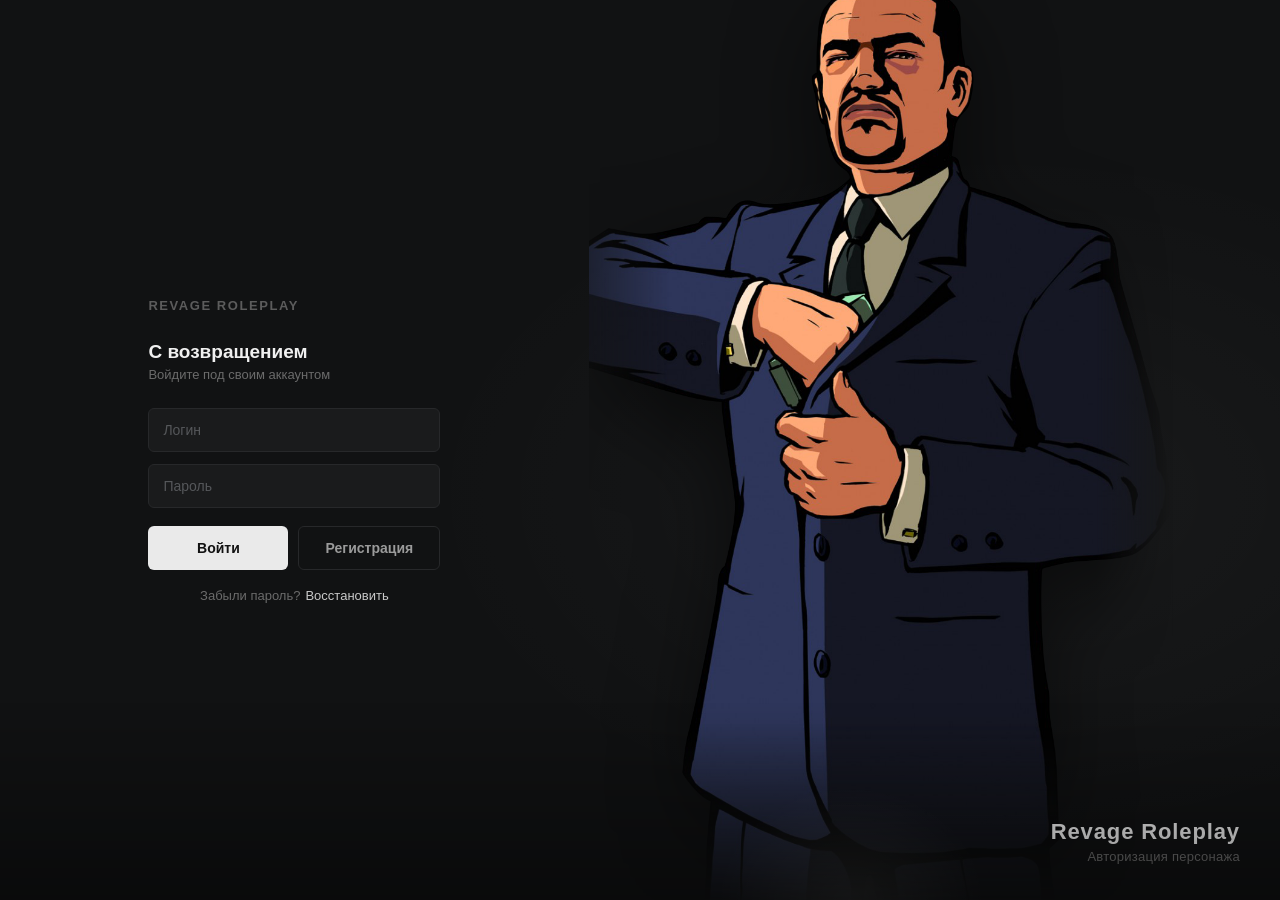
<file: reg1/auth.html>
<!DOCTYPE html>
<html lang="ru">
<head>
    <meta charset="UTF-8">
    <title>Вход</title>
    <meta name="viewport" content="width=device-width, initial-scale=1">
    <link rel="stylesheet" href="auth.css">
</head>
<body>
<div class="layout-left">
    <div class="auth-wrapper">
        <div class="auth-card">
            <div class="brand">Revage Roleplay</div>

            <div class="auth-title">С возвращением</div>
            <div class="auth-subtitle">Войдите под своим аккаунтом</div>

            <div class="field">
                <input type="text" placeholder="Логин">
            </div>
            <div class="field">
                <input type="password" placeholder="Пароль">
            </div>
            <div class="buttons-row">
                <button class="btn btn-primary">Войти</button>
                <a href="register.html" class="btn btn-secondary">Регистрация</a>
            </div>
            <div class="forgot">Забыли пароль?<a href="#">Восстановить</a></div>
        </div>
    </div>
</div>
<div class="scene-vignette"></div>
<div class="layout-right">
    <img src="img/pers.png" alt="">
    <div class="ground-glow"></div>
    <div class="project-title">
        Revage Roleplay
        <span>Авторизация персонажа</span>
    </div>
</div>
<script>
    document.addEventListener('DOMContentLoaded', () => {
        document.querySelectorAll('a').forEach(link => {
            if(link.getAttribute('href') && !link.getAttribute('href').startsWith('#')) {
                link.addEventListener('click', (e) => {
                    e.preventDefault();
                    const target = link.href;
                    document.body.classList.add('page-exit');
                    setTimeout(() => {
                        window.location.href = target;
                    }, 280);
                });
            }
        });
    });
</script>
</body>
</html>
</file>
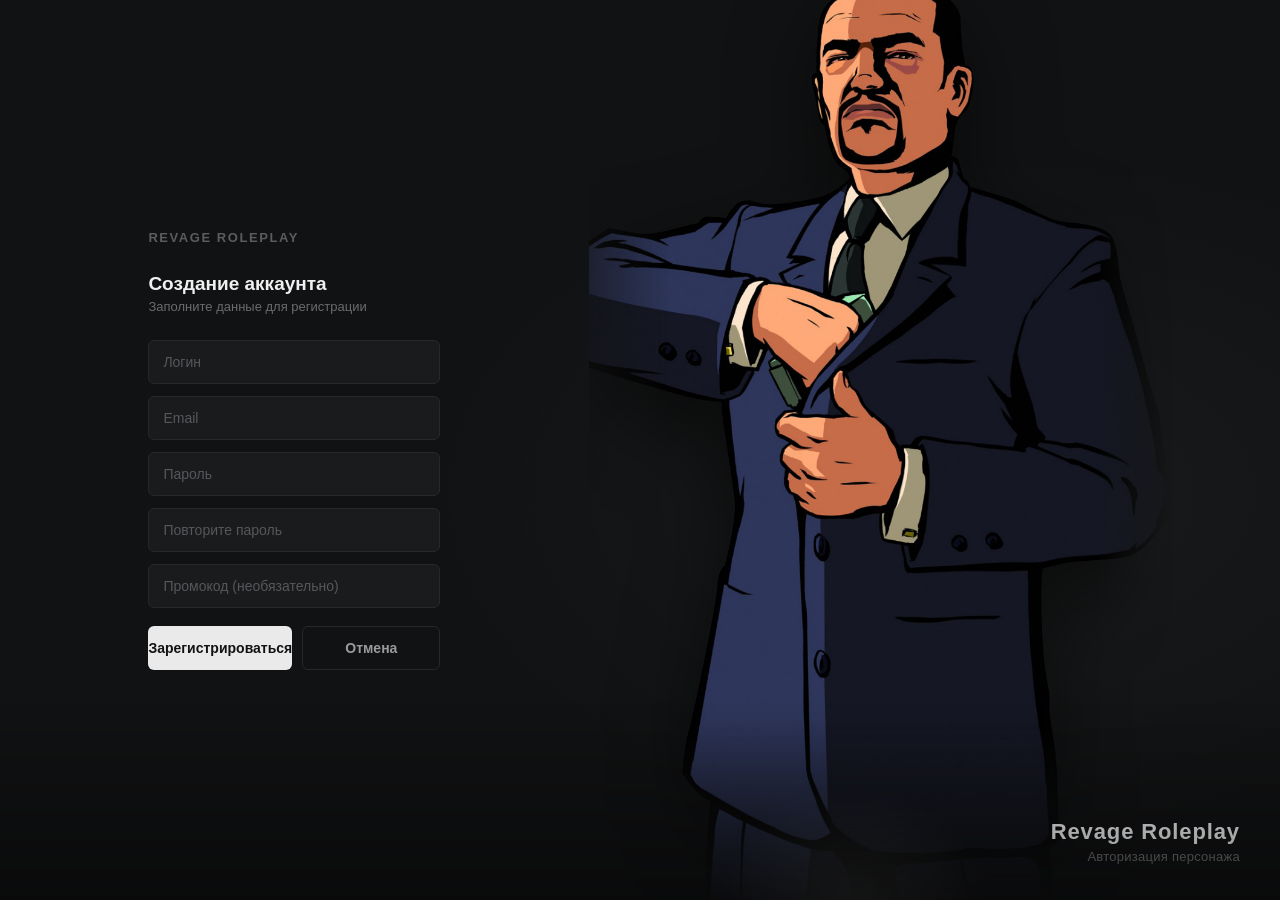
<file: reg1/register.html>
<!DOCTYPE html>
<html lang="ru">
<head>
    <meta charset="UTF-8">
    <title>Регистрация</title>
    <meta name="viewport" content="width=device-width, initial-scale=1">
    <link rel="stylesheet" href="auth.css">
</head>
<body>
<div class="layout-left">
    <div class="auth-wrapper">
        <div class="auth-card">
            <div class="brand">Revage Roleplay</div>

            <div class="auth-title">Создание аккаунта</div>
            <div class="auth-subtitle">Заполните данные для регистрации</div>

            <div class="field">
                <input type="text" placeholder="Логин">
            </div>
            <div class="field">
                <input type="email" placeholder="Email">
            </div>
            <div class="field">
                <input type="password" placeholder="Пароль">
            </div>
            <div class="field">
                <input type="password" placeholder="Повторите пароль">
            </div>
            <div class="field">
                <input type="text" placeholder="Промокод (необязательно)">
            </div>
            <div class="buttons-row">
                <button class="btn btn-primary">Зарегистрироваться</button>
                <a href="auth.html" class="btn btn-secondary">Отмена</a>
            </div>
        </div>
    </div>
</div>
<div class="scene-vignette"></div>
<div class="layout-right">
    <img src="img/pers.png" alt="">
    <div class="ground-glow"></div>
    <div class="project-title">
        Revage Roleplay
        <span>Авторизация персонажа</span>
    </div>
</div>
<script>
    document.addEventListener('DOMContentLoaded', () => {
        document.querySelectorAll('a').forEach(link => {
            if(link.getAttribute('href') && !link.getAttribute('href').startsWith('#')) {
                link.addEventListener('click', (e) => {
                    e.preventDefault();
                    const target = link.href;
                    document.body.classList.add('page-exit');
                    setTimeout(() => {
                        window.location.href = target;
                    }, 280);
                });
            }
        });
    });
</script>
</body>
</html>
</file>
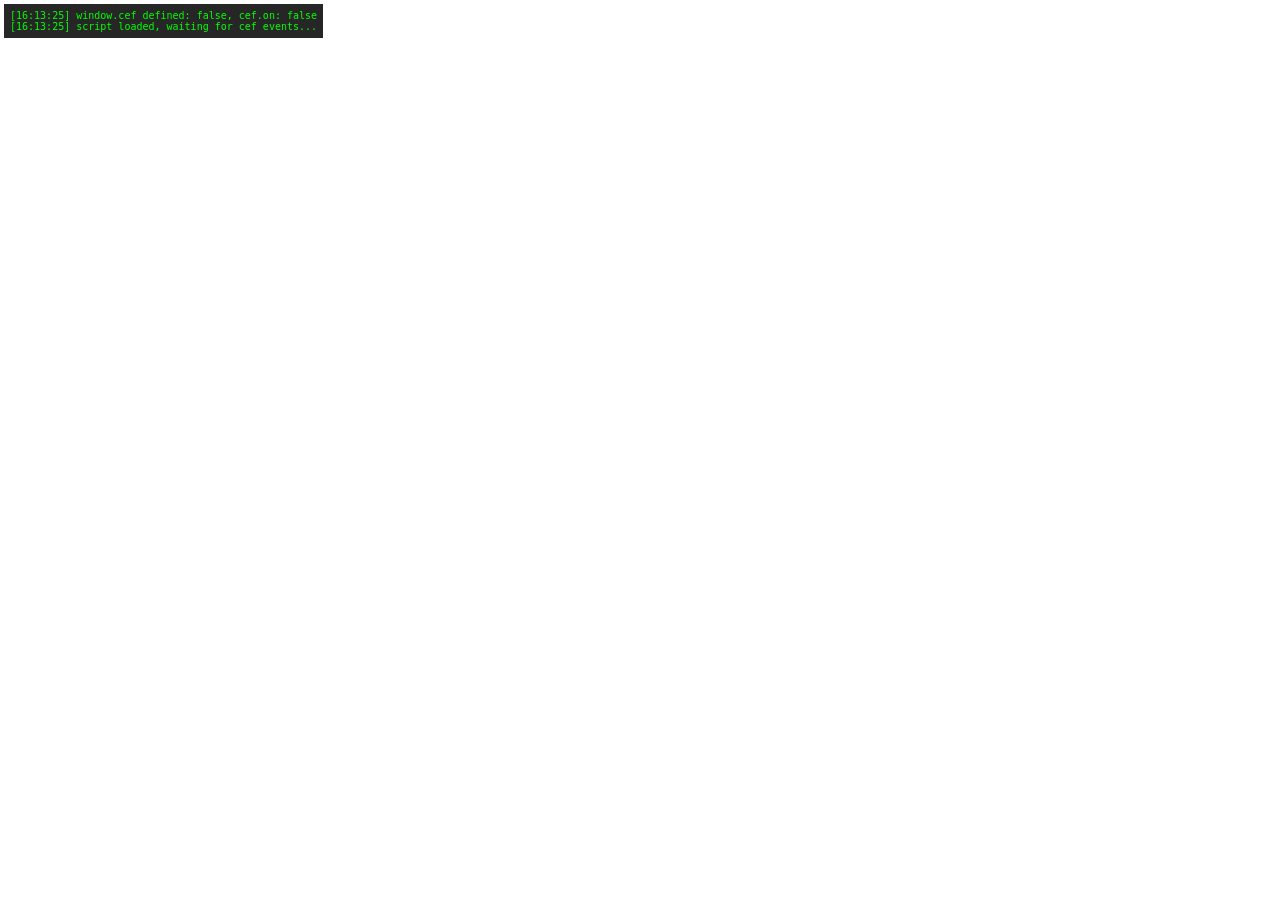
<file: speedometr/hud.html>
<!DOCTYPE html>
<html lang="ru">
<head>
<meta charset="UTF-8">
<meta name="viewport" content="width=device-width, initial-scale=1">
<title>Speedometer HUD</title>
<style>
  :root{
    --dial-bg-1:#2b1d16;
    --dial-bg-2:#1a110c;
    --dial-ring:#4a332a;
    --dial-ring-dark:#120b08;
    --red:#e2342d;
    --red-dim:#5c2420;
    --amber:#e8a93a;
    --amber-dim:#5c4a22;
    --text-main:#f5ece2;
    --text-dim:#c9b9ab;
    --text-faint:#8a776a;
    --hp-green:#5fae57;
    --hp-amber:#e0a93c;
    --hp-red:#d8453c;
  }

  *{ box-sizing:border-box; }

  html,body{
    margin:0; padding:0;
    width:100%; height:100%;
    background:transparent;
    overflow:hidden;
    font-family:'Segoe UI', Roboto, Arial, sans-serif;
    user-select:none;
    -webkit-user-select:none;
  }

  #root{
    position:fixed;
    left:24px; bottom:22px;
    width:230px; height:230px;
    opacity:0;
    transform:translateY(12px) scale(.96);
    transition:opacity .28s ease, transform .28s ease;
    pointer-events:none;
  }
  #root.visible{
    opacity:1;
    transform:translateY(0) scale(1);
  }

  .dial{
    position:relative;
    width:100%; height:100%;
    border-radius:50%;
    background:
      radial-gradient(circle at 50% 38%, var(--dial-bg-1) 0%, var(--dial-bg-2) 72%, #0d0806 100%);
    box-shadow:
      0 0 0 1px rgba(0,0,0,.6),
      0 10px 26px rgba(0,0,0,.55),
      inset 0 0 0 7px var(--dial-ring-dark),
      inset 0 0 0 9px rgba(120,86,68,.25);
  }

  svg.gauge{
    position:absolute; inset:0;
    width:100%; height:100%;
    transform:rotate(0deg);
  }

  .track{
    fill:none;
    stroke-linecap:round;
  }
  .track-bg{ stroke:rgba(255,255,255,.05); }

  .arc-speed-bg{ stroke:var(--red-dim); }
  .arc-speed-val{
    stroke:var(--red);
    filter:drop-shadow(0 0 3px rgba(226,52,45,.55));
    transition:stroke-dasharray .18s linear;
  }

  .arc-fuel-bg{ stroke:var(--amber-dim); }
  .arc-fuel-val{
    stroke:var(--amber);
    filter:drop-shadow(0 0 3px rgba(232,169,58,.5));
    transition:stroke-dasharray .25s ease;
  }

  .tick{
    stroke:var(--text-faint);
    stroke-width:1.4;
    opacity:.55;
  }
  .tick.major{
    stroke:var(--text-dim);
    stroke-width:2;
    opacity:.85;
  }

  .scale-num{
    fill:var(--text-faint);
    font-size:9px;
    font-weight:600;
    text-anchor:middle;
    font-family:'Segoe UI', Roboto, Arial, sans-serif;
  }

  .center{
    position:absolute;
    left:50%; top:50%;
    transform:translate(-50%,-50%);
    text-align:center;
    width:118px;
    pointer-events:none;
  }

  .gear-row{
    display:flex;
    align-items:baseline;
    justify-content:center;
    gap:5px;
    height:14px;
    margin-bottom:1px;
  }
  .gear{
    font-size:13px;
    font-weight:700;
    color:var(--text-dim);
    letter-spacing:.5px;
  }
  .gear.active{
    color:var(--text-main);
  }

  .speed-value{
    font-size:46px;
    font-weight:800;
    color:var(--text-main);
    line-height:1;
    letter-spacing:-1px;
    text-shadow:0 1px 3px rgba(0,0,0,.5);
    font-variant-numeric:tabular-nums;
  }

  .speed-unit{
    font-size:11px;
    font-weight:600;
    color:var(--text-faint);
    letter-spacing:1.5px;
    margin-top:1px;
  }

  .odo-row{
    margin-top:5px;
    font-size:10.5px;
    font-weight:600;
    color:var(--text-dim);
    letter-spacing:.3px;
  }

  .side-icon{
    position:absolute;
    width:15px; height:15px;
    opacity:.35;
    transition:opacity .2s ease, filter .2s ease;
  }
  .side-icon svg{ width:100%; height:100%; display:block; }
  .side-icon.on{ opacity:1; }

  .icon-fuel{
    right:17px; top:50%;
    transform:translateY(14px);
    color:var(--amber);
  }
  .icon-fuel.warn{
    opacity:1;
    filter:drop-shadow(0 0 3px rgba(232,169,58,.8));
    animation:blink 1s infinite;
  }

  .icon-hp{
    left:17px; top:50%;
    transform:translateY(14px);
    color:var(--hp-green);
  }
  .icon-hp.warn{
    color:var(--hp-red);
    opacity:1;
    filter:drop-shadow(0 0 3px rgba(216,69,60,.8));
    animation:blink .8s infinite;
  }

  .hp-num{
    position:absolute;
    left:32px; top:50%;
    transform:translateY(14px);
    font-size:9px;
    font-weight:700;
    color:var(--text-faint);
  }

  @keyframes blink{
    0%,100%{ opacity:1; }
    50%{ opacity:.25; }
  }

  .glass{
    position:absolute; inset:0;
    border-radius:50%;
    background:linear-gradient(155deg, rgba(255,255,255,.08) 0%, rgba(255,255,255,0) 32%);
    pointer-events:none;
  }
</style>
</head>
<body>

<div id="root">
  <div class="dial">
    <svg class="gauge" viewBox="0 0 230 230">
      <!-- фон дуги скорости (слева, 220° -> 130° через низ) -->
      <path class="track track-bg" id="arcSpeedBg" />
      <path class="track arc-speed-val" id="arcSpeedVal" />

      <!-- фон дуги топлива (справа) -->
      <path class="track track-bg" id="arcFuelBg" />
      <path class="track arc-fuel-val" id="arcFuelVal" />

      <g id="ticks"></g>
      <g id="scaleNums"></g>
    </svg>

    <div class="glass"></div>

    <div class="side-icon icon-hp" id="iconHp" title="Состояние">
      <svg viewBox="0 0 24 24" fill="none" stroke="currentColor" stroke-width="2" stroke-linecap="round" stroke-linejoin="round">
        <path d="M12 2l8 4v6c0 5-3.5 8.5-8 10-4.5-1.5-8-5-8-10V6l8-4z"/>
      </svg>
    </div>
    <div class="hp-num" id="hpNum">100</div>

    <div class="center">
      <div class="gear-row" id="gearRow"></div>
      <div class="speed-value" id="speedValue">0</div>
      <div class="speed-unit">km/h</div>
      <div class="odo-row" id="odoRow">0 km</div>
    </div>

    <div class="side-icon icon-fuel" id="iconFuel" title="Топливо">
      <svg viewBox="0 0 24 24" fill="none" stroke="currentColor" stroke-width="2" stroke-linecap="round" stroke-linejoin="round">
        <path d="M3 22V6a2 2 0 0 1 2-2h7a2 2 0 0 1 2 2v16"/>
        <path d="M3 10h8"/>
        <path d="M16 7l3 3v7a1.5 1.5 0 0 0 3 0v-6l-3-4"/>
      </svg>
    </div>
  </div>
</div>

<script>
(function(){

  // ============================================================
  //  Геометрия циферблата
  // ============================================================
  var CX = 115, CY = 115;
  var R_SPEED = 100;   // радиус дуги скорости (внешняя, красная)
  var R_FUEL  = 100;   // радиус дуги топлива (тот же радиус, другой угловой сектор)
  var R_TICK_OUT = 88;
  var R_TICK_IN  = 82;
  var R_TICK_IN_MAJOR = 78;
  var R_NUM = 70;

  // Углы считаются от 12 часов (0°), по часовой стрелке, в "часовом" эквиваленте:
  // 7ч=210° 8ч=240° 9ч=270° 10ч=300° 11ч=330°  и  1ч=30° 2ч=60° 3ч=90° 4ч=120° 5ч=150°
  //
  // Красная дуга скорости: от низа-слева (7ч/215°) вверх до верха-слева (11ч/330°),
  //   проходя через 9 часов — т.е. угол РАСТЁТ (sweep по часовой = 1).
  // Жёлтая дуга топлива: от низа-справа (5ч/150°) вверх до верха-справа (1ч/35°),
  //   проходя через 3 часа — т.е. угол УБЫВАЕТ (sweep против часовой = 0).
  // Обе дуги по ~115°, симметричны относительно вертикальной оси.
  var SPD_START = 215, SPD_END = 330, SPD_SWEEP = 1;
  var FUEL_START = 150, FUEL_END = 35, FUEL_SWEEP = 0;

  var MAX_SPEED = 240; // верхняя граница шкалы (км/ч) чисто визуальная

  function polar(cx, cy, r, angleDeg){
    var a = (angleDeg - 90) * Math.PI / 180;
    return { x: cx + r * Math.cos(a), y: cy + r * Math.sin(a) };
  }

  // sweep=1 -> идём от a0 к a1 по часовой (угол растёт)
  // sweep=0 -> идём от a0 к a1 против часовой (угол убывает)
  // large-arc-flag считается от РЕАЛЬНОГО пройденного углового пути в этом направлении,
  // а не от модульной разницы - иначе короткая дуга может превратиться в длинную.
  function arcPath(cx, cy, r, a0, a1, sweep){
    var start = polar(cx, cy, r, a0);
    var end   = polar(cx, cy, r, a1);
    var span  = sweep === 1 ? (((a1 - a0) % 360) + 360) % 360
                             : (((a0 - a1) % 360) + 360) % 360;
    var large = span > 180 ? 1 : 0;
    return "M " + start.x.toFixed(2) + " " + start.y.toFixed(2) +
           " A " + r + " " + r + " 0 " + large + " " + sweep + " " + end.x.toFixed(2) + " " + end.y.toFixed(2);
  }

  // ============================================================
  //  Отрисовка статичных частей (шкала, фон дуг)
  // ============================================================
  var arcSpeedBg  = document.getElementById('arcSpeedBg');
  var arcSpeedVal = document.getElementById('arcSpeedVal');
  var arcFuelBg   = document.getElementById('arcFuelBg');
  var arcFuelVal  = document.getElementById('arcFuelVal');
  var ticksG      = document.getElementById('ticks');
  var numsG       = document.getElementById('scaleNums');

  var STROKE = 7;
  [arcSpeedBg, arcSpeedVal].forEach(function(el){ el.setAttribute('stroke-width', STROKE); });
  [arcFuelBg, arcFuelVal].forEach(function(el){ el.setAttribute('stroke-width', STROKE); });

  arcSpeedBg.setAttribute('d', arcPath(CX, CY, R_SPEED, SPD_START, SPD_END, SPD_SWEEP));
  arcFuelBg.setAttribute('d',  arcPath(CX, CY, R_FUEL,  FUEL_START, FUEL_END, FUEL_SWEEP));

  // Тики скорости: подписи 0,40,80,120,160,200,240 вдоль красной дуги.
  // SPD_SWEEP=1 (угол растёт от SPD_START к SPD_END), поэтому интерполяция прямая.
  var SPEED_LABELS = [0, 40, 80, 120, 160, 200, 240];
  SPEED_LABELS.forEach(function(v){
    var t = v / MAX_SPEED;
    var ang = SPD_START + t * (SPD_END - SPD_START);
    var isMajor = (v % 80 === 0);

    var p1 = polar(CX, CY, R_TICK_OUT, ang);
    var p2 = polar(CX, CY, isMajor ? R_TICK_IN_MAJOR : R_TICK_IN, ang);
    var line = document.createElementNS('http://www.w3.org/2000/svg','line');
    line.setAttribute('x1', p1.x); line.setAttribute('y1', p1.y);
    line.setAttribute('x2', p2.x); line.setAttribute('y2', p2.y);
    line.setAttribute('class', 'tick' + (isMajor ? ' major' : ''));
    ticksG.appendChild(line);

    if(isMajor){
      var pn = polar(CX, CY, R_NUM, ang);
      var txt = document.createElementNS('http://www.w3.org/2000/svg','text');
      txt.setAttribute('x', pn.x); txt.setAttribute('y', pn.y + 3);
      txt.setAttribute('class', 'scale-num');
      txt.textContent = v;
      numsG.appendChild(txt);
    }
  });

  // ============================================================
  //  Передачи (N, 1..6) — упрощённо вычисляется из скорости
  // ============================================================
  var gearRow = document.getElementById('gearRow');
  var GEARS = ['N','1','2','3','4','5','6'];
  var gearEls = {};
  GEARS.forEach(function(g){
    var span = document.createElement('span');
    span.className = 'gear';
    span.textContent = g;
    gearRow.appendChild(span);
    gearEls[g] = span;
  });

  function gearFromSpeed(speed){
    var s = Math.abs(speed);
    if(s < 2)   return 'N';
    if(s < 20)  return '1';
    if(s < 45)  return '2';
    if(s < 75)  return '3';
    if(s < 110) return '4';
    if(s < 150) return '5';
    return '6';
  }

  var lastGear = null;
  function setGear(g){
    if(g === lastGear) return;
    lastGear = g;
    GEARS.forEach(function(k){
      gearEls[k].classList.toggle('active', k === g);
    });
  }

  // ============================================================
  //  Обновление показаний
  // ============================================================
  var speedValueEl = document.getElementById('speedValue');
  var odoRowEl      = document.getElementById('odoRow');
  var hpNumEl       = document.getElementById('hpNum');
  var iconHpEl      = document.getElementById('iconHp');
  var iconFuelEl    = document.getElementById('iconFuel');

  var odoKm = 0; // локальный пробег, копится пока открыт HUD (нет отдельного поля в JSON)
  var lastTickTs = null;

  function arcLen(r, a0, a1, sweep){
    var span = sweep === 1 ? (((a1 - a0) % 360) + 360) % 360
                            : (((a0 - a1) % 360) + 360) % 360;
    return span * Math.PI / 180 * r;
  }

  // Заливка всегда растёт от a0 (стартовая/нижняя точка) к a1 (конечная/верхняя),
  // независимо от sweep - stroke-dasharray режет путь с его начала (a0), что нам и нужно.
  function setArc(el, r, a0, a1, sweep, t){
    t = Math.max(0, Math.min(1, t));
    var full = arcLen(r, a0, a1, sweep);
    var dash = full * t;
    el.setAttribute('d', arcPath(CX, CY, r, a0, a1, sweep));
    el.setAttribute('stroke-dasharray', dash.toFixed(1) + ' ' + (full * 2).toFixed(1));
  }

  function render(data){
    var speed = Math.max(0, data.speed | 0);
    var fuel  = Math.max(0, Math.min(100, data.fuel | 0));
    var hp    = Math.max(0, Math.min(100, data.hp | 0));

    // Скорость
    speedValueEl.textContent = speed;
    setArc(arcSpeedVal, R_SPEED, SPD_START, SPD_END, SPD_SWEEP, speed / MAX_SPEED);
    setGear(gearFromSpeed(speed));

    // Пробег: копим локально по времени движения (сек * скорость / 3600)
    var now = Date.now();
    if(lastTickTs !== null){
      var dtH = (now - lastTickTs) / 3600000;
      odoKm += speed * dtH;
    }
    lastTickTs = now;
    odoRowEl.textContent = odoKm.toFixed(1) + ' km';

    // Топливо
    setArc(arcFuelVal, R_FUEL, FUEL_START, FUEL_END, FUEL_SWEEP, fuel / 100);
    iconFuelEl.classList.toggle('warn', fuel <= 15);

    // HP / состояние авто
    hpNumEl.textContent = hp;
    iconHpEl.classList.remove('warn');
    if(hp <= 25){
      iconHpEl.classList.add('warn');
    }
    if(hp > 60)      iconHpEl.style.color = 'var(--hp-green)';
    else if(hp > 25) iconHpEl.style.color = 'var(--hp-amber)';
    else             iconHpEl.style.color = 'var(--hp-red)';
  }

  // ============================================================
  //  Показ / скрытие
  // ============================================================
  var root = document.getElementById('root');
  function show(){
    root.classList.add('visible');
    lastTickTs = null; // не копим пробег за время когда HUD был скрыт
  }
  function hide(){
    root.classList.remove('visible');
  }

  // ============================================================
  //  Подключение к SA:MP CEF (плагин samp-cef / Pycckue-Bnepeg).
  //  Официальный JS API плагина - глобальный объект `cef`:
  //    cef.on(event_name, callback)   - подписка на событие от сервера
  //    cef.emit(event_name, ...args)  - отправка события на сервер
  //  (см. https://github.com/Pycckue-Bnepeg/samp-cef/blob/master/docs/main_ru.md)
  //
  //  Pawn-сторона (cef_speedometer.inc) шлёт:
  //    cef_emit_event(playerid, "speedo_show");
  //    cef_emit_event(playerid, "speedo_hide");
  //    cef_emit_event(playerid, "speedo_data", json);
  //      json = {"speed":N,"fuel":N,"hp":N,"engine":0|1,
  //              "doors":N,"belt":0|1,"lights":N} (одна JSON-строка)
  //
  //  cef.on передаёт аргументы события как обычные параметры callback'а,
  //  поэтому speedo_data придёт как callback(jsonString).
  // ============================================================
  // [DEBUG] временный оверлей - показывает что реально приходит от CEF,
  // чтобы понять на чём именно рвётся цепочка данных.
  var dbgEl = document.createElement('div');
  dbgEl.style.cssText = 'position:fixed;left:4px;top:4px;z-index:99999;background:rgba(0,0,0,.85);color:#0f0;font:10px monospace;padding:6px;max-width:400px;white-space:pre-wrap;pointer-events:none;';
  document.body.appendChild(dbgEl);
  var dbgLines = [];
  function dbgLog(msg){
    dbgLines.unshift('[' + new Date().toISOString().substr(11,8) + '] ' + msg);
    dbgLines = dbgLines.slice(0, 12);
    dbgEl.textContent = dbgLines.join('\n');
  }
  dbgLog('script loaded, waiting for cef events...');
  dbgLog('window.cef defined: ' + (typeof window.cef !== 'undefined') + ', cef.on: ' + (typeof window.cef !== 'undefined' && typeof window.cef.on));

  function handleEvent(name, data){
    dbgLog('EVENT "' + name + '" typeof(data)=' + typeof data + ' raw=' + JSON.stringify(data).slice(0,150));
    if(name === 'speedo_show'){ show(); return; }
    if(name === 'speedo_hide'){ hide(); return; }
    if(name === 'speedo_data'){
      var payload = data;
      if(typeof payload === 'string'){
        try{ payload = JSON.parse(payload); } catch(e){ dbgLog('JSON.parse FAILED: ' + e.message); return; }
      }
      dbgLog('parsed payload: ' + JSON.stringify(payload));
      if(payload) render(payload);
      return;
    }
  }

  if(typeof window.cef !== 'undefined' && typeof window.cef.on === 'function'){
    window.cef.on('speedo_show', function(){ handleEvent('speedo_show'); });
    window.cef.on('speedo_hide', function(){ handleEvent('speedo_hide'); });
    window.cef.on('speedo_data', function(d){ handleEvent('speedo_data', d); });
  }

  // Доп. совместимость: некоторые сборки/форки пробрасывают события
  // и через window.cefEvent(name, data) напрямую - безвредный fallback.
  window.cefEvent = function(name, data){ handleEvent(name, data); };

  // ============================================================
  //  Локальный тест в обычном браузере (без SA:MP) -
  //  открой файл напрямую и смотри демо-анимацию.
  //  В проде demo ОБЯЗАН заглохнуть при первом реальном событии,
  //  даже если он пришёл уже ПОСЛЕ старта demo-интервала - иначе
  //  demo-числа продолжат перезаписывать реальные данные от игры
  //  (именно так получались "плавающие 200" на спидометре).
  // ============================================================
  var demoIntervalId = null;
  var hasRealData = false; // true сразу при первом реальном событии, даже если оно раньше таймера ниже
  var origHandle = handleEvent;
  handleEvent = function(name, data){
    hasRealData = true;
    if(demoIntervalId !== null){
      clearInterval(demoIntervalId);
      demoIntervalId = null;
    }
    origHandle(name, data);
  };

  setTimeout(function(){
    if(hasRealData) return; // реальные данные уже пришли (пусть даже раньше этого таймера) - demo не нужен
    // demo режим — запускаем, но handleEvent выше в любой момент его оборвёт
    show();
    var t = 0;
    demoIntervalId = setInterval(function(){
      t += 0.05;
      var demoSpeed = Math.max(0, Math.round(110 + 100 * Math.sin(t)));
      var demoFuel  = Math.round(50 + 45 * Math.sin(t / 3));
      var demoHp    = Math.round(60 + 35 * Math.cos(t / 5));
      render({speed: demoSpeed, fuel: demoFuel, hp: demoHp, engine:1, doors:0, belt:1, lights:0});
    }, 200);
  }, 1500);

  // Начальное состояние
  render({speed:0, fuel:0, hp:100, engine:0, doors:0, belt:0, lights:0});

})();
</script>

</body>
</html>
</file>
<file: Circle-menu/styles.css>
:root {
    --bg-ring: rgba(12, 14, 20, 0.86);
    --bg-ring-border: rgba(255, 255, 255, 0.06);
    --accent: #5B8CFF;
    --accent-soft: rgba(91, 140, 255, 0.16);
    --accent-glow: rgba(91, 140, 255, 0.55);
    --text-main: #F2F3F6;
    --text-dim: #8A91A3;
    --center-bg: rgba(18, 20, 27, 0.92);
    --divider: rgba(255, 255, 255, 0.07);
}

* {
    box-sizing: border-box;
}

html, body {
    margin: 0;
    height: 100%;
    background: transparent;
}

body {
    display: flex;
    align-items: center;
    justify-content: center;
    font-family: 'Inter', -apple-system, 'Segoe UI', Arial, sans-serif;
    -webkit-font-smoothing: antialiased;
    overflow: hidden;
    user-select: none;
    cursor: default;
    /* VREMENNO DLYA DIAGNOSTIKI: ubrano visibility:hidden/opacity:0,
       chtoby proverit rendeitsya li stranica voobshche, nezavisimo
       ot togo doletaet li sobytie openCircleMenu iz Pawn */
    visibility: visible;
    opacity: 1;
    transition: opacity 0.15s ease;
}

/* Pawn включает курсор через cef_always_listen_keys/отдельный native
   системы курсора; здесь просто показываем свой cursor внутри CEF-слоя,
   чтобы наведение на сектора было видно */
body.menu-open {
    cursor: default;
    visibility: visible;
    opacity: 1;
}

.circle-menu {
    position: absolute;
    top: 50%;
    left: 50%;
    transform: translate(-50%, -50%);
    width: 520px;
    height: 520px;
    display: none;
    justify-content: center;
    align-items: center;
    filter: drop-shadow(0 20px 60px rgba(0, 0, 0, 0.55));
}

.circle-menu.active {
    display: flex;
}

.circle-svg {
    position: absolute;
    top: 0;
    left: 0;
    overflow: visible;
}

/* базовое кольцо-подложка — тонкая рамка, разделители между секторами */
.ring-base {
    fill: var(--bg-ring);
    stroke: var(--bg-ring-border);
    stroke-width: 1;
}

.ring-outline {
    fill: none;
    stroke: var(--divider);
    stroke-width: 1;
}

.sector {
    fill: transparent;
    stroke: var(--divider);
    stroke-width: 1;
    transition: fill 0.18s ease;
    cursor: pointer;
}

.sector.active {
    fill: var(--accent-soft);
}

.sector-hit {
    fill: transparent;
    cursor: pointer;
}

/* центральный круг */
.center-wrap {
    position: absolute;
    width: 168px;
    height: 168px;
    border-radius: 50%;
    background: var(--center-bg);
    border: 1px solid var(--bg-ring-border);
    display: flex;
    flex-direction: column;
    justify-content: center;
    align-items: center;
    text-align: center;
    z-index: 3;
    pointer-events: none;
    opacity: 0;
    transform: scale(0.82);
    transition: opacity 0.35s ease, transform 0.35s ease;
    padding: 0 18px;
}

.center-wrap.ready {
    opacity: 1;
    transform: scale(1);
}

.center-icon {
    width: 30px;
    height: 30px;
    color: var(--accent);
    margin-bottom: 10px;
    transition: color 0.18s ease;
}

.center-title {
    margin: 0;
    font-size: 15px;
    font-weight: 600;
    letter-spacing: 0.1px;
    color: var(--text-main);
    line-height: 1.3;
}

.center-desc {
    margin: 4px 0 0;
    font-size: 11.5px;
    font-weight: 400;
    color: var(--text-dim);
    line-height: 1.4;
    max-width: 140px;
}

/* иконки по кругу */
#icons {
    position: absolute;
    top: 0;
    left: 0;
    width: 520px;
    height: 520px;
    pointer-events: none;
    z-index: 2;
}

.icon-slot {
    position: absolute;
    width: 46px;
    height: 46px;
    display: flex;
    flex-direction: column;
    align-items: center;
    justify-content: center;
    gap: 5px;
    opacity: 0;
    pointer-events: none;
    transform: translate(-50%, -50%) scale(0.85);
    transition: opacity 0.22s ease, transform 0.22s ease, color 0.18s ease;
    color: var(--text-dim);
}

.icon-slot.visible {
    opacity: 1;
    transform: translate(-50%, -50%) scale(1);
}

.icon-slot.active-icon {
    color: var(--accent);
}

.icon-slot svg {
    width: 22px;
    height: 22px;
    stroke: currentColor;
    fill: none;
    stroke-width: 1.6;
    stroke-linecap: round;
    stroke-linejoin: round;
    filter: drop-shadow(0 0 0 transparent);
    transition: filter 0.18s ease;
}

.icon-slot.active-icon svg {
    filter: drop-shadow(0 0 6px var(--accent-glow));
}

.icon-label {
    font-size: 10px;
    font-weight: 500;
    letter-spacing: 0.2px;
    white-space: nowrap;
    color: inherit;
    opacity: 0.85;
}

/* лёгкая засечка-тик на внешнем крае каждого сектора (как в tactical HUD) */
.tick {
    stroke: var(--divider);
    stroke-width: 1;
}

/* ===================== подменю "Финансы" ===================== */

.pay-center {
    pointer-events: auto;
    width: 176px;
    height: 176px;
    padding: 0 14px;
}

.pay-label {
    margin: 0 0 6px;
    font-size: 10px;
    font-weight: 500;
    letter-spacing: 0.3px;
    color: var(--text-dim);
}

.pay-id-input {
    width: 100px;
    text-align: center;
    background: rgba(255, 255, 255, 0.04);
    border: 1px solid var(--bg-ring-border);
    border-radius: 8px;
    padding: 7px 8px;
    font-family: 'Inter', sans-serif;
    font-size: 16px;
    font-weight: 600;
    color: var(--text-main);
    outline: none;
    transition: border-color 0.18s ease, background 0.18s ease;
}

.pay-id-input:focus {
    border-color: var(--accent);
    background: rgba(91, 140, 255, 0.07);
}

.pay-id-input::placeholder {
    color: var(--text-dim);
    font-weight: 500;
    font-size: 12px;
}

.pay-hint {
    margin: 8px 0 0;
    font-size: 10.5px;
    color: var(--text-dim);
    line-height: 1.4;
    max-width: 130px;
}

.pay-hint.pay-hint-error {
    color: #ff6b6b;
}

#payAmountsLayer {
    position: absolute;
    top: 0;
    left: 0;
    width: 520px;
    height: 520px;
    pointer-events: none;
    z-index: 2;
}

.amount-slot {
    position: absolute;
    display: flex;
    flex-direction: column;
    align-items: center;
    justify-content: center;
    gap: 2px;
    opacity: 0;
    pointer-events: none;
    transform: translate(-50%, -50%) scale(0.85);
    transition: opacity 0.22s ease, transform 0.22s ease, color 0.18s ease;
    color: var(--text-dim);
}

.amount-slot.visible {
    opacity: 1;
    transform: translate(-50%, -50%) scale(1);
}

.amount-slot.active-icon {
    color: var(--accent);
}

.amount-value {
    font-size: 15px;
    font-weight: 600;
    letter-spacing: 0.1px;
    white-space: nowrap;
}

.amount-currency {
    font-size: 9.5px;
    font-weight: 500;
    opacity: 0.7;
}
</file>
<file: hud/css/style.css>
@import url('https://fonts.googleapis.com/css2?family=Roboto:wght@400;700&display=swap');

* {
	margin: 0;
	padding: 0;
	box-sizing: border-box;
	user-select: none;
}
body {
	color: #fff;
	user-select: none;
	-moz-user-select: none;
	-webkit-user-select: none;
	overflow: hidden;
	margin: 0;
	white-space: nowrap;
	font-family: 'Roboto', sans-serif;
}
body, html {
	width: 100%;
	height: 100%;
}

/* ── Верхний правый блок (время, онлайн, id) ────────── */
.hud-container {
	position: absolute;
	top: 3%;
	width: 90px;
	height: 80px;
	display: flex;
	font-size: 16px;
	right: 0%;
}
.hud_logo {
	width: 80px;
	height: 80px;
	right: 30px;
	top: -5px;
	position: absolute;
	filter: drop-shadow(0 0 8px rgba(212,170,60,0.4));
}
.server-container {
	display: flex;
	align-items: center;
	justify-content: flex-end;
	position: absolute;
	right: 130px;
	top: 10px;
	background: rgba(10,8,0,0.75);
	border: 1px solid rgba(212,170,60,0.18);
	border-radius: 10px;
	padding: 6px 16px;
	gap: 20px;
	box-shadow: 0 4px 20px rgba(0,0,0,0.5), inset 0 1px 0 rgba(212,170,60,0.1);
}
.server-time {
	display: flex;
	align-items: center;
	position: relative;
	left: 0;
	font-size: 12px;
	color: rgba(255,255,255,0.75);
}
.server-time svg {
	fill: rgba(212,170,60,0.8);
	margin-right: 7px;
}
.server-time_count {
	line-height: 1.4;
	font-size: 11px;
	color: rgba(255,255,255,0.65);
}
.multiplier-container {
	display: flex;
	align-items: center;
	position: relative;
	left: 0;
}
.multiplier {
	display: flex;
	align-items: center;
	justify-content: center;
	border-radius: 50%;
	width: 32px;
	height: 32px;
	font-size: 13px;
	font-weight: 700;
	background: linear-gradient(135deg, #c8a84b, #e8c870);
	color: #111;
	box-shadow: 0 0 10px rgba(212,170,60,0.4);
}
.server-playerid {
	display: flex;
	align-items: center;
	position: relative;
	left: 0;
	font-size: 12px;
	color: rgba(255,255,255,0.5);
}
.server-playerid span {
	color: rgba(212,170,60,0.85);
	margin-left: 3px;
	font-weight: 700;
}
.server-online {
	display: flex;
	align-items: center;
	position: relative;
	left: 0;
	top: 0;
	font-size: 12px;
	color: rgba(255,255,255,0.5);
}
.server-online svg {
	fill: rgba(212,170,60,0.8);
	margin-right: 6px;
}
.server-online_count {
	color: rgba(212,170,60,0.85);
	font-weight: 700;
	margin-left: 2px;
}
#hud-container::after {
	content: '';
	position: absolute;
	width: 1px;
	height: 70%;
	background: rgba(212,170,60,0.25);
	right: 130px;
}

/* ── Обёртка оружия + звёзды ─────────────────────────── */
.weapon-wrap {
	position: absolute;
	top: 100px;
	right: 16px;
	display: flex;
	flex-direction: column;
	align-items: center;
	gap: 8px;
}

/* ── Оружие — круглый ────────────────────────────────── */
.weapon-container {
	position: relative;
	display: flex;
	flex-direction: column;
	align-items: center;
	justify-content: center;
	width: 82px;
	height: 82px;
	border-radius: 50%;
	background: rgba(10,8,0,0.82);
	border: 1px solid rgba(212,170,60,0.25);
	box-shadow:
		0 0 0 3px rgba(212,170,60,0.07),
		0 6px 24px rgba(0,0,0,0.6),
		inset 0 1px 0 rgba(212,170,60,0.12);
}
.weapon-container img {
	width: 44px;
	height: 44px;
	filter: drop-shadow(0 0 5px rgba(212,170,60,0.3));
}
.weapon-ammo {
	display: flex;
	align-items: center;
	gap: 2px;
	font-size: 11px;
	color: rgba(255,255,255,0.45);
	margin-top: 2px;
	line-height: 1;
}
#weapon {
	font-size: 12px;
	font-weight: 700;
	color: rgba(212,170,60,0.9);
}
.ammo-sep {
	color: rgba(255,255,255,0.25);
	font-size: 10px;
}
#max-weapon {
	font-size: 11px;
	color: rgba(255,255,255,0.4);
}

/* ── Блок баров — без фона, компактный ───────────────── */
.users-container {
	position: absolute;
	top: 80px;
	right: 180px;
	display: flex;
	flex-direction: column;
	align-items: flex-end;
	width: auto;
	height: auto;
	padding: 0;
	background: none;
	border: none;
	box-shadow: none;
	gap: 2px;
}
.hud__contentbar {
	display: flex;
	flex-direction: column;
	align-items: flex-end;
	gap: 0;
	width: auto;
}
.hud__bar_item {
	display: flex;
	flex-direction: row;
	align-items: center;
	justify-content: flex-end;
	gap: 8px;
	padding: 3px 0;
}
/* Иконка справа от бара */
.hud__bar_img {
	width: 14px;
	height: 14px;
	display: flex;
	align-items: center;
	justify-content: center;
	opacity: 0.75;
	flex-shrink: 0;
}
.hud__bar_img img {
	width: 14px;
	height: 14px;
	object-fit: contain;
}

/* Трек бара */
.hud__nbar {
	width: 16vh;
	height: 4px;
	border-radius: 2px;
	background: rgba(255,255,255,0.08);
	position: relative;
}

/* HP */
.hud__nbar .hp {
	position: absolute;
	top: 0; left: 0;
	height: 100%;
	transition: width 0.3s;
	border-radius: 2px;
	background: linear-gradient(90deg, #c0392b, #ff5555);
	box-shadow: 0 0 6px rgba(255,60,60,0.6);
}
/* Броня */
.hud__nbar .ap {
	position: absolute;
	top: 0; left: 0;
	height: 100%;
	transition: width 0.3s;
	border-radius: 2px;
	background: linear-gradient(90deg, #0056cc, #4da6ff);
	box-shadow: 0 0 6px rgba(77,166,255,0.5);
}
/* Еда */
.hud__nbar .ep {
	position: absolute;
	top: 0; left: 0;
	height: 100%;
	transition: width 0.3s;
	border-radius: 2px;
	background: linear-gradient(90deg, #5a9e1a, #90e030);
	box-shadow: 0 0 6px rgba(120,190,37,0.5);
}
/* Дыхание */
.hud__nbar .vp {
	position: absolute;
	top: 0; left: 0;
	height: 100%;
	transition: width 0.3s;
	border-radius: 2px;
	background: linear-gradient(90deg, #c8a84b, #f0d060);
	box-shadow: 0 0 6px rgba(212,170,60,0.6);
}

/* ── Звёзды розыска — под кругом оружия ─────────────── */
.stars-info {
	display: flex;
	gap: 4px;
	align-items: center;
	justify-content: center;
	filter: drop-shadow(0 1px 3px rgba(0,0,0,0.9));
}
.stars-info img.stars {
	width: 12px;
	height: 12px;
	opacity: 0.2;
}
.stars-active {
	filter: invert(33%) sepia(100%) saturate(2000%) hue-rotate(190deg)
		brightness(90%) contrast(100%);
	opacity: 1 !important;
}

/* ── Деньги — встроены в тот же блок ────────────────── */
.info-player {
	position: static;
	margin-top: 10px;
	display: flex;
	flex-direction: column;
	align-items: flex-end;
	gap: 4px;
}
.user-money,
.user-bank {
	font-family: 'Roboto', sans-serif;
	font-size: 1.1vw;
	font-weight: 700;
	display: flex;
	align-items: center;
	gap: 5px;
	text-shadow: 0 1px 6px rgba(0,0,0,0.9);
	color: rgba(212,170,60,0.9);
}
.user-money img,
.user-bank img {
	width: 1.4vh;
	height: 1.8vh;
	order: 2;
	opacity: 0.8;
	filter: drop-shadow(0 0 3px rgba(212,170,60,0.5));
}
.user-bank {
	margin-top: 0;
	color: rgba(255,255,255,0.4);
	font-size: 0.95vw;
}

/* ── Подсказки и FPS — скрыты ────────────────────────── */
.help-panel { display: none; }
#fps        { display: none; }

/* ── Локация ─────────────────────────────────────────── */
#location {
	width: auto;
	height: 1.8vw;
	margin-top: 0.7vw;
	display: flex;
	background: rgba(10,8,0,0.75);
	border: 1px solid rgba(212,170,60,0.15);
	border-radius: 6px;
	padding: 0.5vw;
	align-items: center;
	justify-content: space-around;
	box-sizing: border-box;
}
#location .city {
	font-family: 'Roboto', sans-serif;
	font-size: 0.8vw;
	color: rgba(212,170,60,0.9);
	font-weight: 800;
	margin-right: 0.8vw;
}
#location .address {
	font-family: 'Roboto', sans-serif;
	font-size: 0.7vw;
	font-weight: 600;
	color: rgba(255,255,255,0.4);
}

/* ── Машина ──────────────────────────────────────────── */
.animateOpacityOn {
	opacity: 0;
	animation: open 1s;
	animation-fill-mode: forwards;
}
.car-hud {
	position: absolute;
	right: 1vw;
	bottom: 0;
	width: 18vw;
	text-align: center;
	transform: scale(0.86);
	font-family: 'Roboto', sans-serif;
}
.car-hud .speed {
	width: 15.5vw;
	height: 15.5vw;
	font-family: 'Roboto', sans-serif;
	font-weight: bold;
}
.car-hud .engine {
	width: 3.5vw;
	height: 17.7vw;
	margin: 0 -2.3vw;
	transform: rotate(0deg);
}
.car-hud .fuel {
	width: 3.5vw;
	height: 17.7vw;
	margin: 0 -2.3vw;
	transform: rotate(161deg);
}
.car-hud .speed-info {
	margin: 0 0 -12.5vw 0;
	font-weight: 500;
	color: rgba(212,170,60,0.9);
}
.car-hud .speed-info .info {
	line-height: 1.8vw;
}
.car-hud .speed-info .info p:first-child {
	font-size: 2.3vw;
	font-weight: 700;
	color: #fff;
	text-shadow: 0 0 12px rgba(212,170,60,0.4);
}
.car-hud .speed-info .info p:last-child {
	font-size: 0.8vw;
	opacity: 0.4;
	color: #fff;
}
.car-hud .speed-info .info-car {
	display: flex;
	justify-content: center;
}
.car-hud .speed-info .info-car .bulb {
	margin: 0 0.5vw;
}
.car-hud .speed-info .info-car .bulb svg {
	width: 1.3vw;
	height: 1.6vw;
}
.car-hud .speed-info .info-car .bulb:first-child .active path {
	fill: rgb(30, 255, 0);
}
.car-hud .speed-info .info-car .bulb:nth-child(2) .active path {
	fill: rgb(255, 0, 0);
}
.car-hud .speed-info .info-car .bulb:last-child .active path {
	fill: rgb(255, 153, 0);
}
.car-hud .engine-icon {
	width: 1.6vw;
	height: 1.6vw;
	position: absolute;
	bottom: 1.3vw;
	filter: drop-shadow(0 0 4px rgba(212,170,60,0.3));
}
.car-hud .fuel-icon {
	width: 1.8vw;
	height: 1.8vw;
	position: absolute;
	bottom: 1vw;
	filter: drop-shadow(0 0 4px rgba(212,170,60,0.3));
}

@keyframes open {
	100% { opacity: 1; }
}
</file>
<file: reg1/auth.css>
*{margin:0;padding:0;box-sizing:border-box;font-family:-apple-system,BlinkMacSystemFont,"Segoe UI",Roboto,sans-serif;user-select:none;-webkit-user-select:none;-webkit-user-drag:none}

body{
    background:#111213;
    color:#e5e5e5;
    min-height:100vh;
    display:flex;
    overflow:hidden;
    cursor:default;
    position:relative;
}

/* единый фон на весь экран - без стыка между половинами */
body::before{
    content:"";
    position:fixed;
    inset:0;
    background:
        radial-gradient(ellipse 70% 60% at 78% 55%, rgba(255,255,255,0.035) 0%, transparent 65%),
        #111213;
    z-index:0;
}

/* ───────── левая половина — форма ───────── */
.layout-left{
    width:46%;
    height:100vh;
    display:flex;
    align-items:center;
    justify-content:center;
    position:relative;
    z-index:3;
}

/* ───────── правая половина — арт персонажа на том же фоне ───────── */
.layout-right{
    width:54%;
    height:100vh;
    position:relative;
    overflow:hidden;
    z-index:1;
}
.layout-right img{
    position:absolute;
    bottom:0;
    left:38%;
    height:102%;
    width:auto;
    max-width:none;
    object-fit:cover;
    transform:translateX(-42%) scale(1.04);
    opacity:0;
    animation:fadeInImage .8s ease-out .1s forwards;
    /* растушёвка по краям картинки вместо прямого среза */
    -webkit-mask-image:linear-gradient(to right, transparent 0%, #000 22%, #000 88%, transparent 100%),
                        linear-gradient(to bottom, #000 80%, transparent 100%);
    -webkit-mask-composite:source-in;
    mask-image:linear-gradient(to right, transparent 0%, #000 22%, #000 88%, transparent 100%),
                linear-gradient(to bottom, #000 80%, transparent 100%);
    mask-composite:intersect;
    filter:drop-shadow(0 30px 40px rgba(0,0,0,.5));
}

/* мягкий контактный блик под ногами персонажа - "стоит на полу" */
.layout-right .ground-glow{
    position:absolute;
    left:38%;
    bottom:0;
    width:46%;
    height:18%;
    transform:translateX(-50%);
    background:radial-gradient(ellipse 60% 100% at 50% 100%, rgba(255,255,255,.07), transparent 70%);
    z-index:1;
    pointer-events:none;
}

/* лёгкая общая виньетка снизу всего экрана - объединяет обе половины */
.scene-vignette{
    position:fixed;
    inset:0;
    z-index:2;
    pointer-events:none;
    background:
        linear-gradient(to top, rgba(0,0,0,.4) 0%, transparent 22%),
        linear-gradient(to right, rgba(17,18,19,.0) 40%, rgba(17,18,19,.0) 100%);
}

.project-title{
    position:absolute;
    right:40px;
    bottom:36px;
    z-index:5;
    font-size:22px;
    font-weight:600;
    letter-spacing:.04em;
    color:#e8e8e8;
    text-align:right;
    opacity:0;
    animation:fadeInUp .5s ease-out .25s forwards;
}
.project-title span{
    display:block;
    margin-top:4px;
    font-size:13px;
    font-weight:400;
    color:#6b6b6b;
    letter-spacing:.02em;
}

/* ───────── форма ───────── */
.auth-wrapper{width:100%;max-width:380px;padding:0 44px;transition:transform .3s ease}
.auth-card{
    opacity:0;
    transform:translateY(10px);
    animation:fadeInUp .45s ease-out forwards;
}

.brand{font-size:13px;font-weight:600;letter-spacing:.12em;color:#5c5c5c;text-transform:uppercase;margin-bottom:28px}

.auth-title{font-size:19px;font-weight:600;color:#f0f0f0;margin-bottom:4px}
.auth-subtitle{font-size:13px;color:#6b6b6b;margin-bottom:26px}

.field{margin-bottom:12px}
.field label{display:block;font-size:12px;color:#6b6b6b;margin-bottom:6px}
.field input{
    width:100%;height:44px;
    background:#1a1b1c;
    border:1px solid #27282a;
    border-radius:6px;
    outline:none;
    padding:0 14px;
    font-size:14px;
    color:#eaeaea;
    user-select:text;-webkit-user-select:text;
    cursor:text;
    transition:border-color .15s, background .15s;
}
.field input::placeholder{color:#55575a}
.field input:focus{border-color:#4a4b4d;background:#1d1e1f}

.buttons-row{display:flex;gap:10px;margin-top:18px}
.btn{
    flex:1;height:44px;
    border-radius:6px;border:none;
    font-size:14px;font-weight:600;
    cursor:pointer;
    transition:background .15s, color .15s, opacity .15s, transform .1s;
    display:inline-flex;align-items:center;justify-content:center;
    text-decoration:none;
}
.btn:active{transform:scale(.99)}
.btn-primary{background:#eaeaea;color:#121212}
.btn-primary:hover{background:#ffffff}
.btn-secondary{background:transparent;border:1px solid #27282a;color:#9b9b9b}
.btn-secondary:hover{background:#1a1b1c;color:#d0d0d0}
.btn:disabled{opacity:.5;cursor:default}

.forgot{margin-top:18px;text-align:center;font-size:13px;color:#6b6b6b}
.forgot a{margin-left:5px;font-size:13px;color:#c9c9c9;text-decoration:none;cursor:pointer}
.forgot a:hover{color:#f0f0f0;text-decoration:underline}

/* аним. появления карточки */
@keyframes fadeInUp{0%{opacity:0;transform:translateY(10px)}100%{opacity:1;transform:translateY(0)}}
@keyframes fadeInImage{0%{opacity:0;transform:translateX(-50%) scale(1.05)}100%{opacity:1;transform:translateX(-50%) scale(1.02)}}

/* аним. выхода (переход между auth.html / register.html) */
body.page-exit .auth-card{animation:cardExit .3s ease forwards}
body.page-exit .layout-right img,
body.page-exit .project-title{opacity:0;transition:opacity .25s ease}
@keyframes cardExit{0%{opacity:1;transform:translateY(0)}100%{opacity:0;transform:translateY(-6px)}}

@media(max-width:900px){.layout-right{display:none}.layout-left{width:100%}}
@media(max-height:700px){.auth-wrapper{transform:scale(.92)}}
@media(max-width:480px){.auth-wrapper{padding:0 28px}}
</file>
